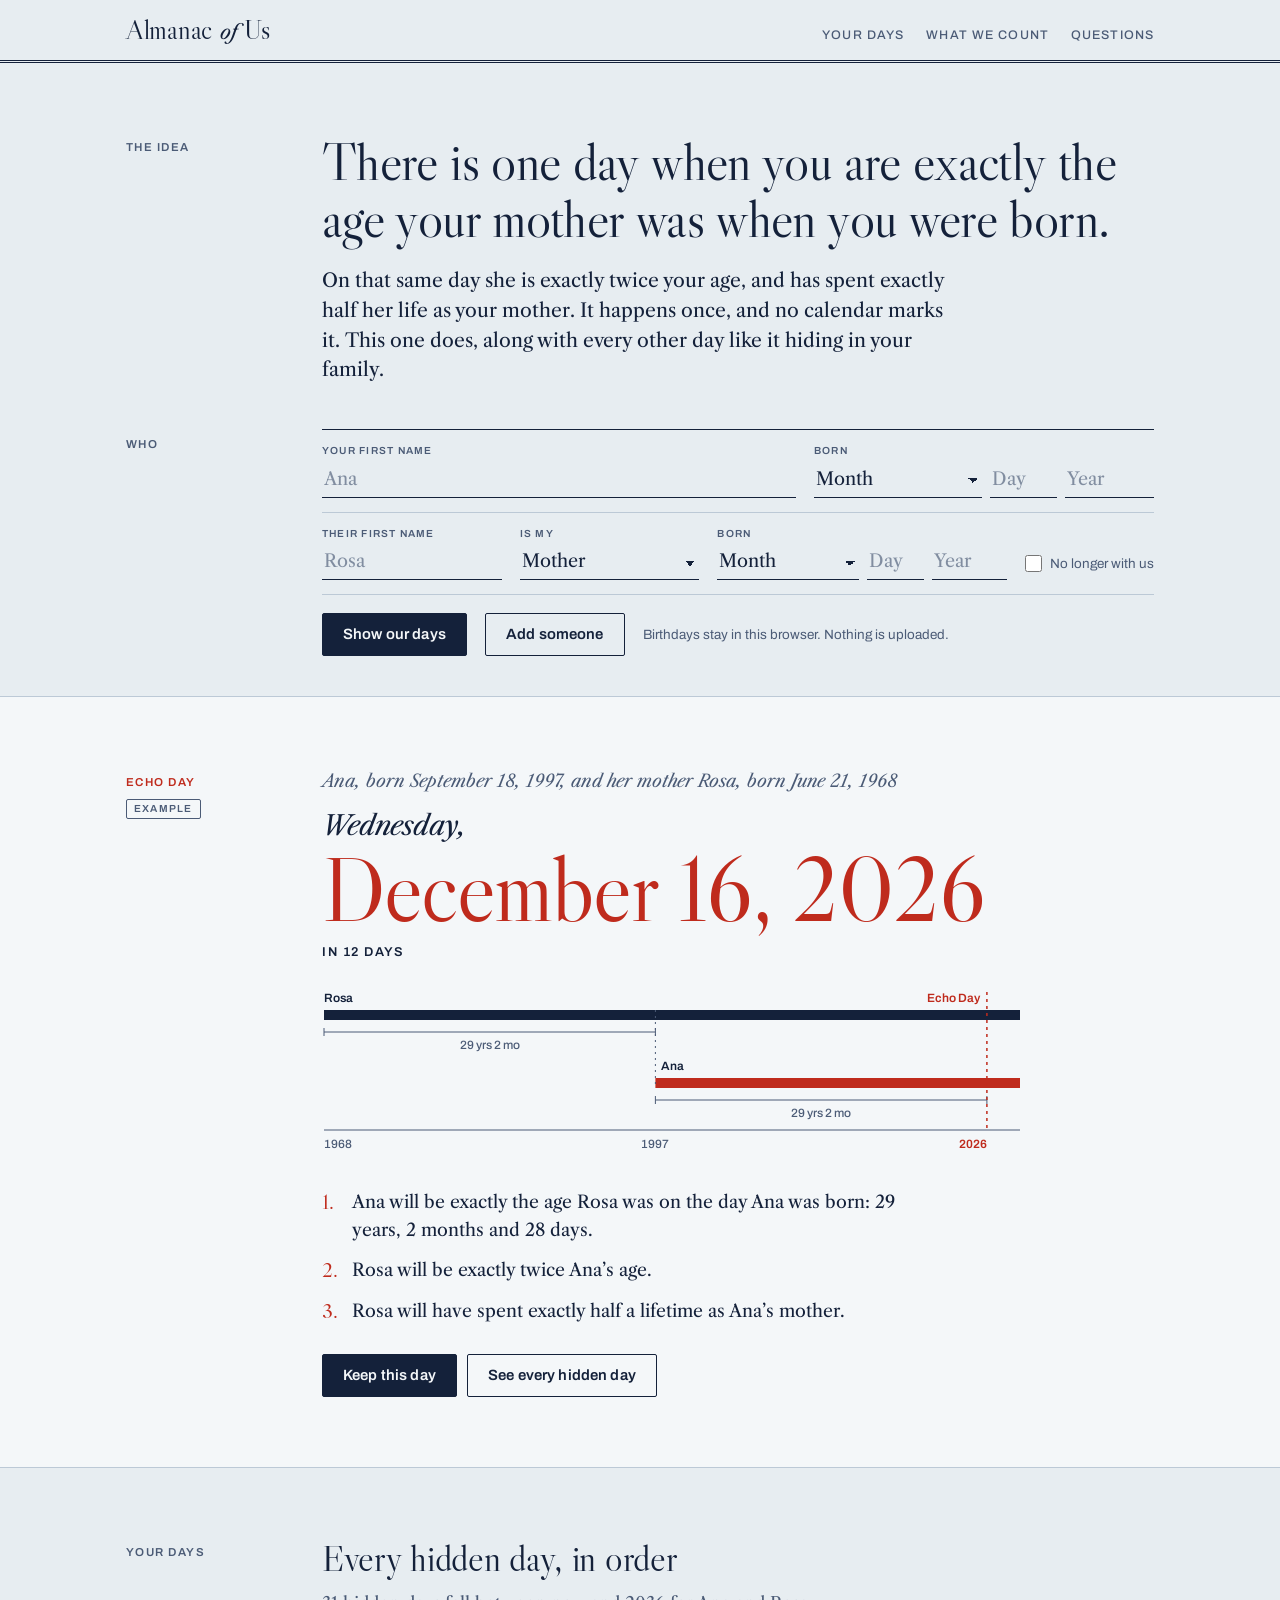
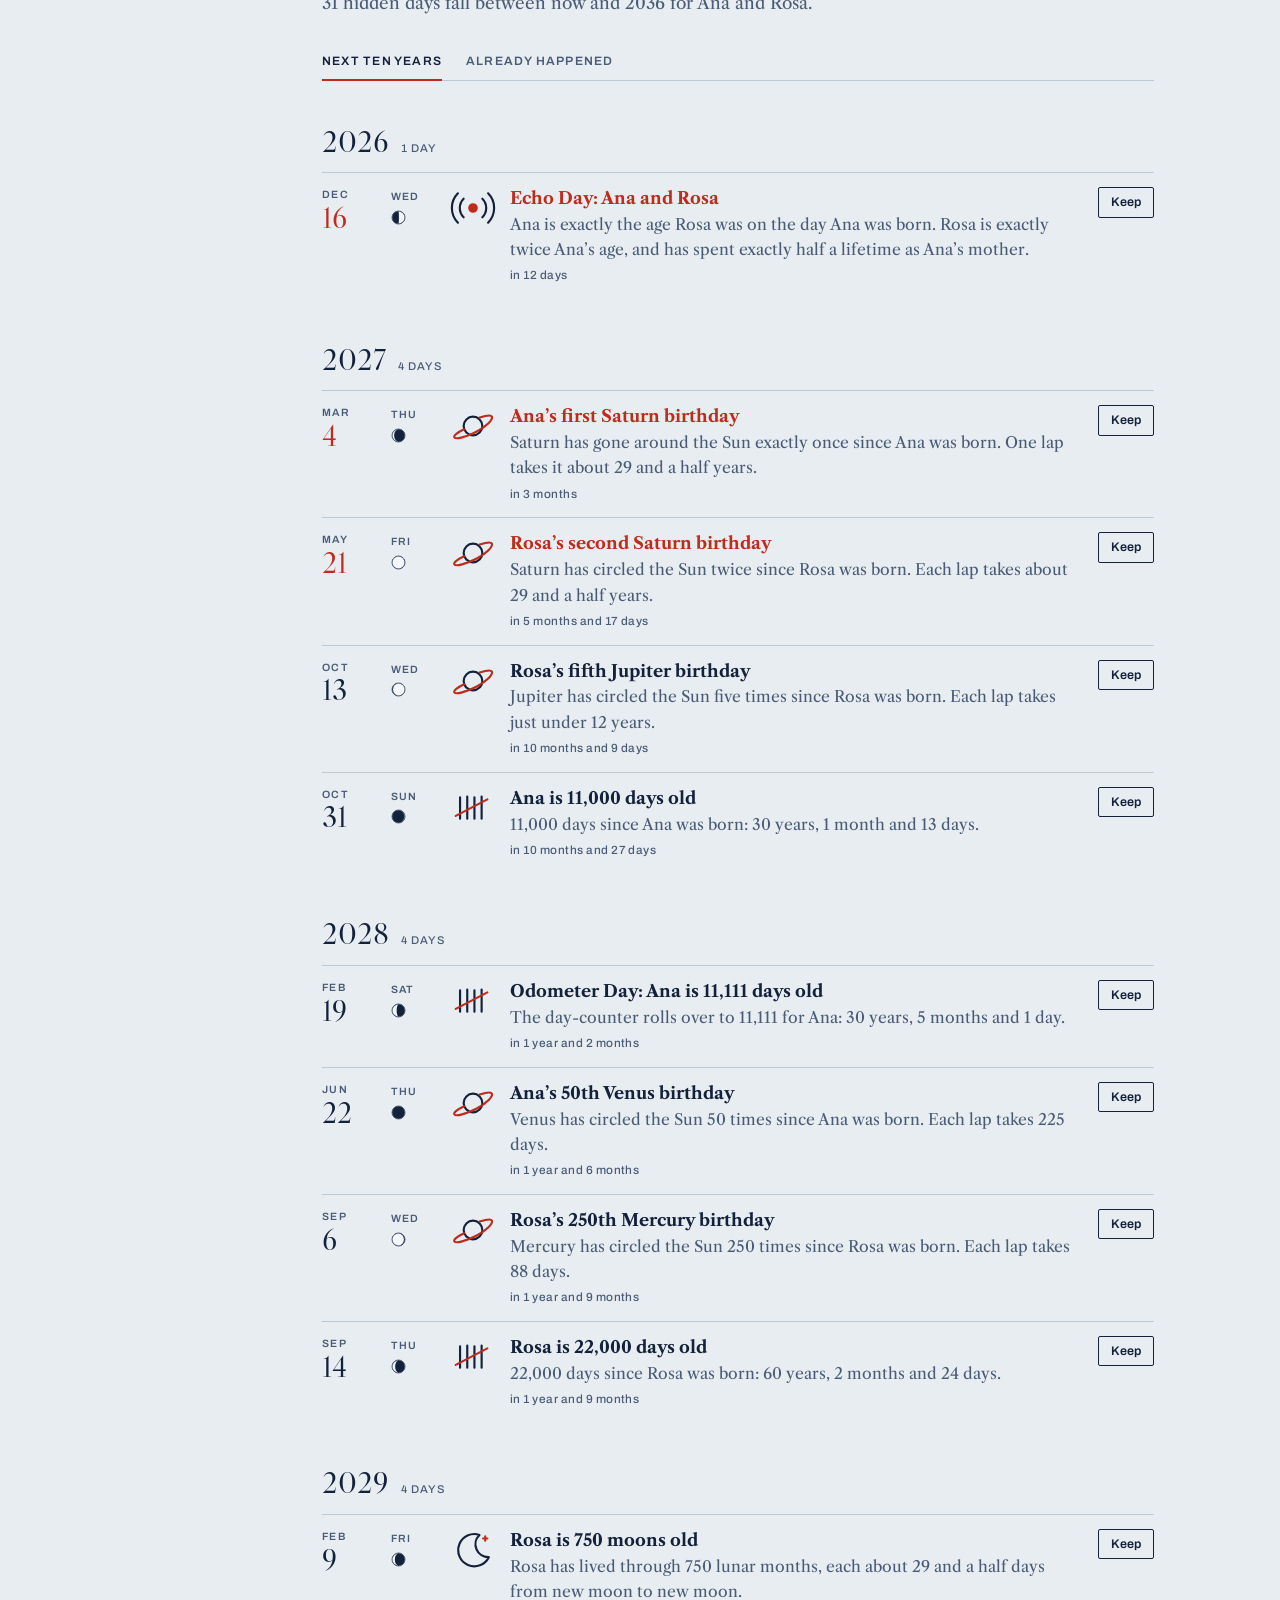
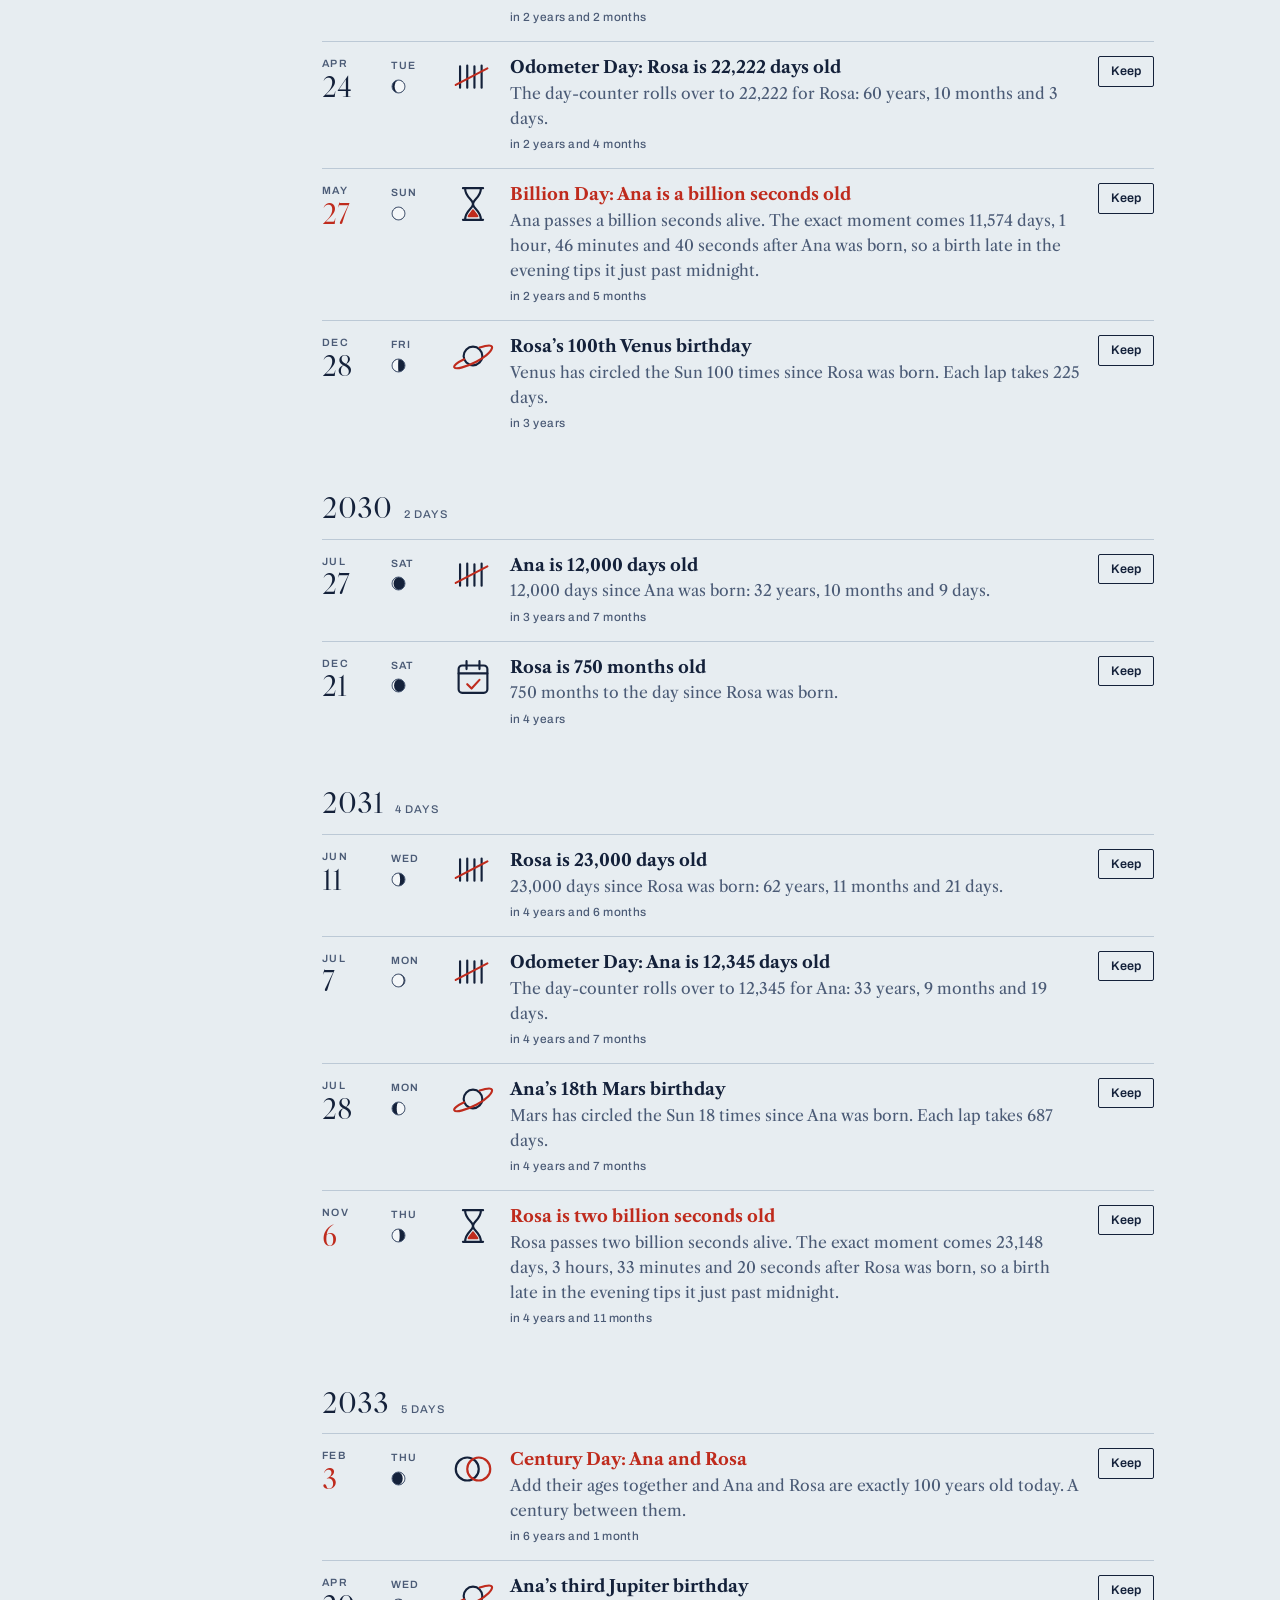
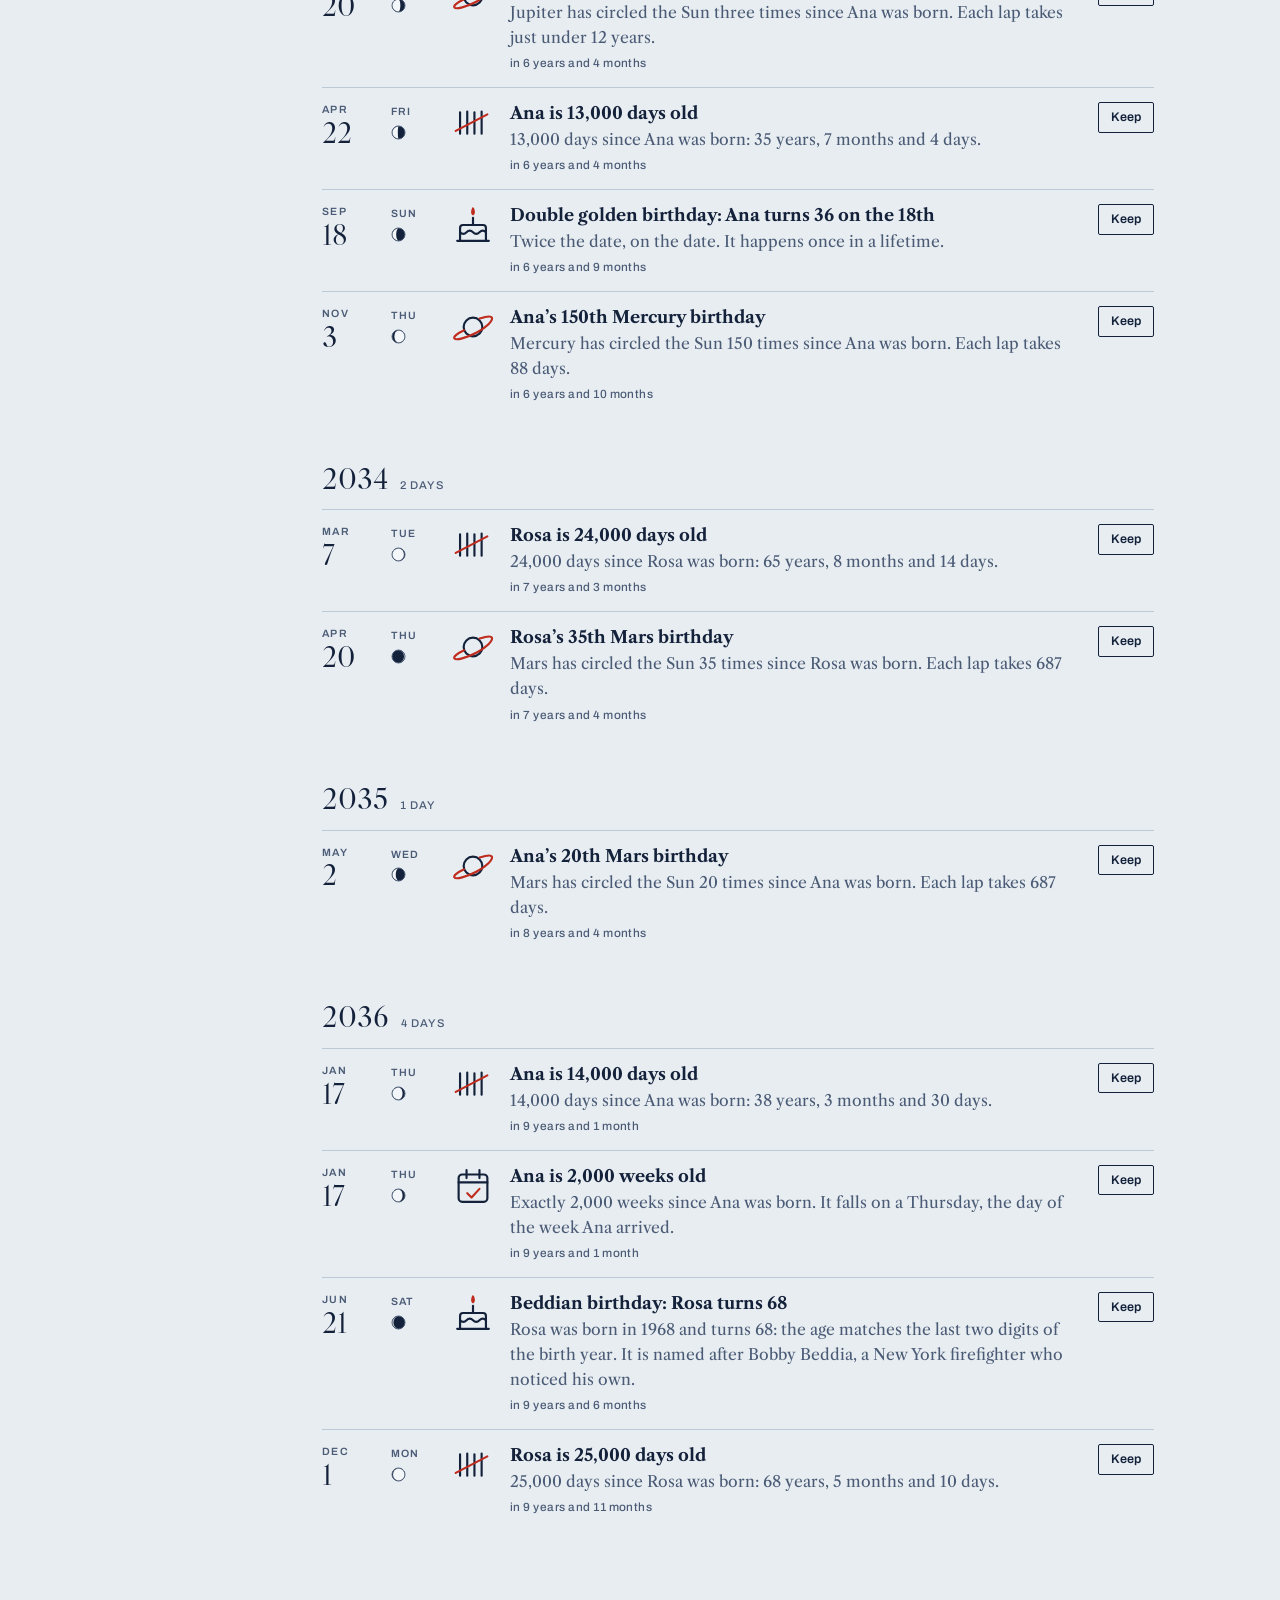
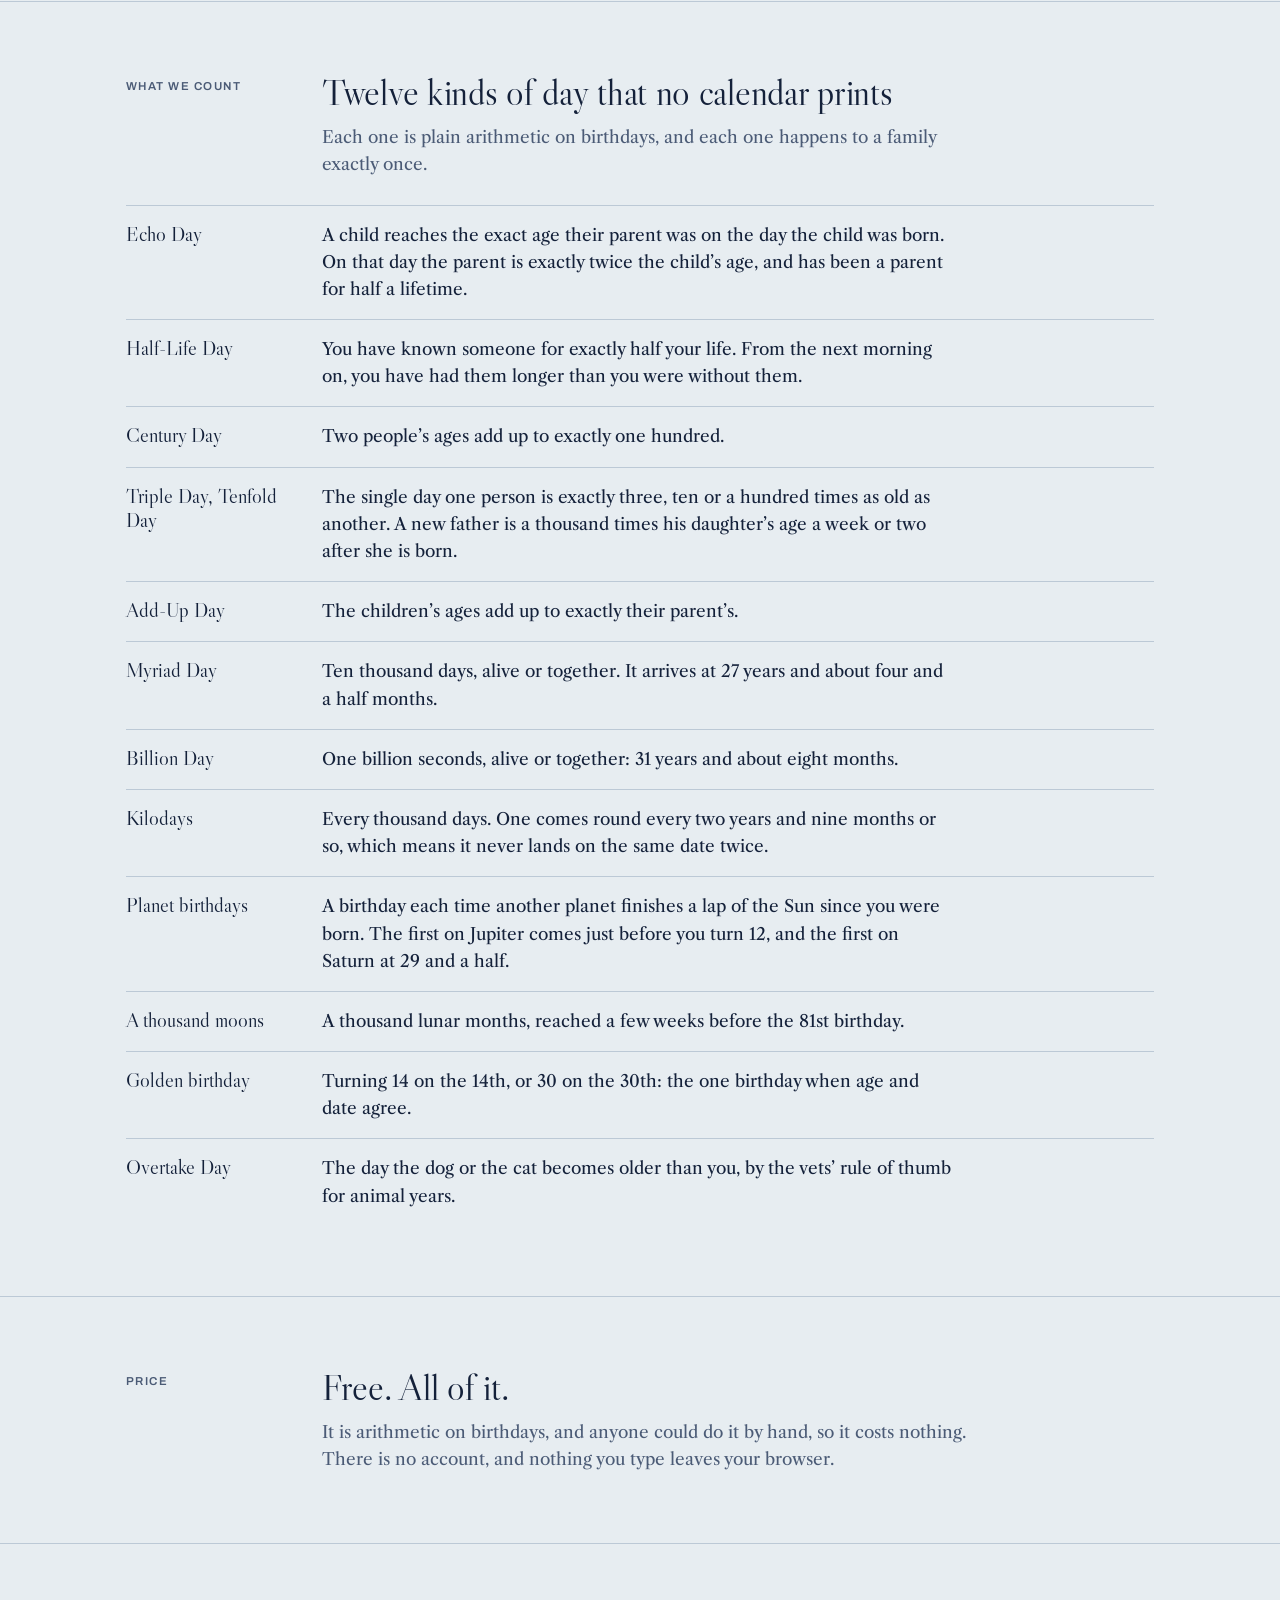
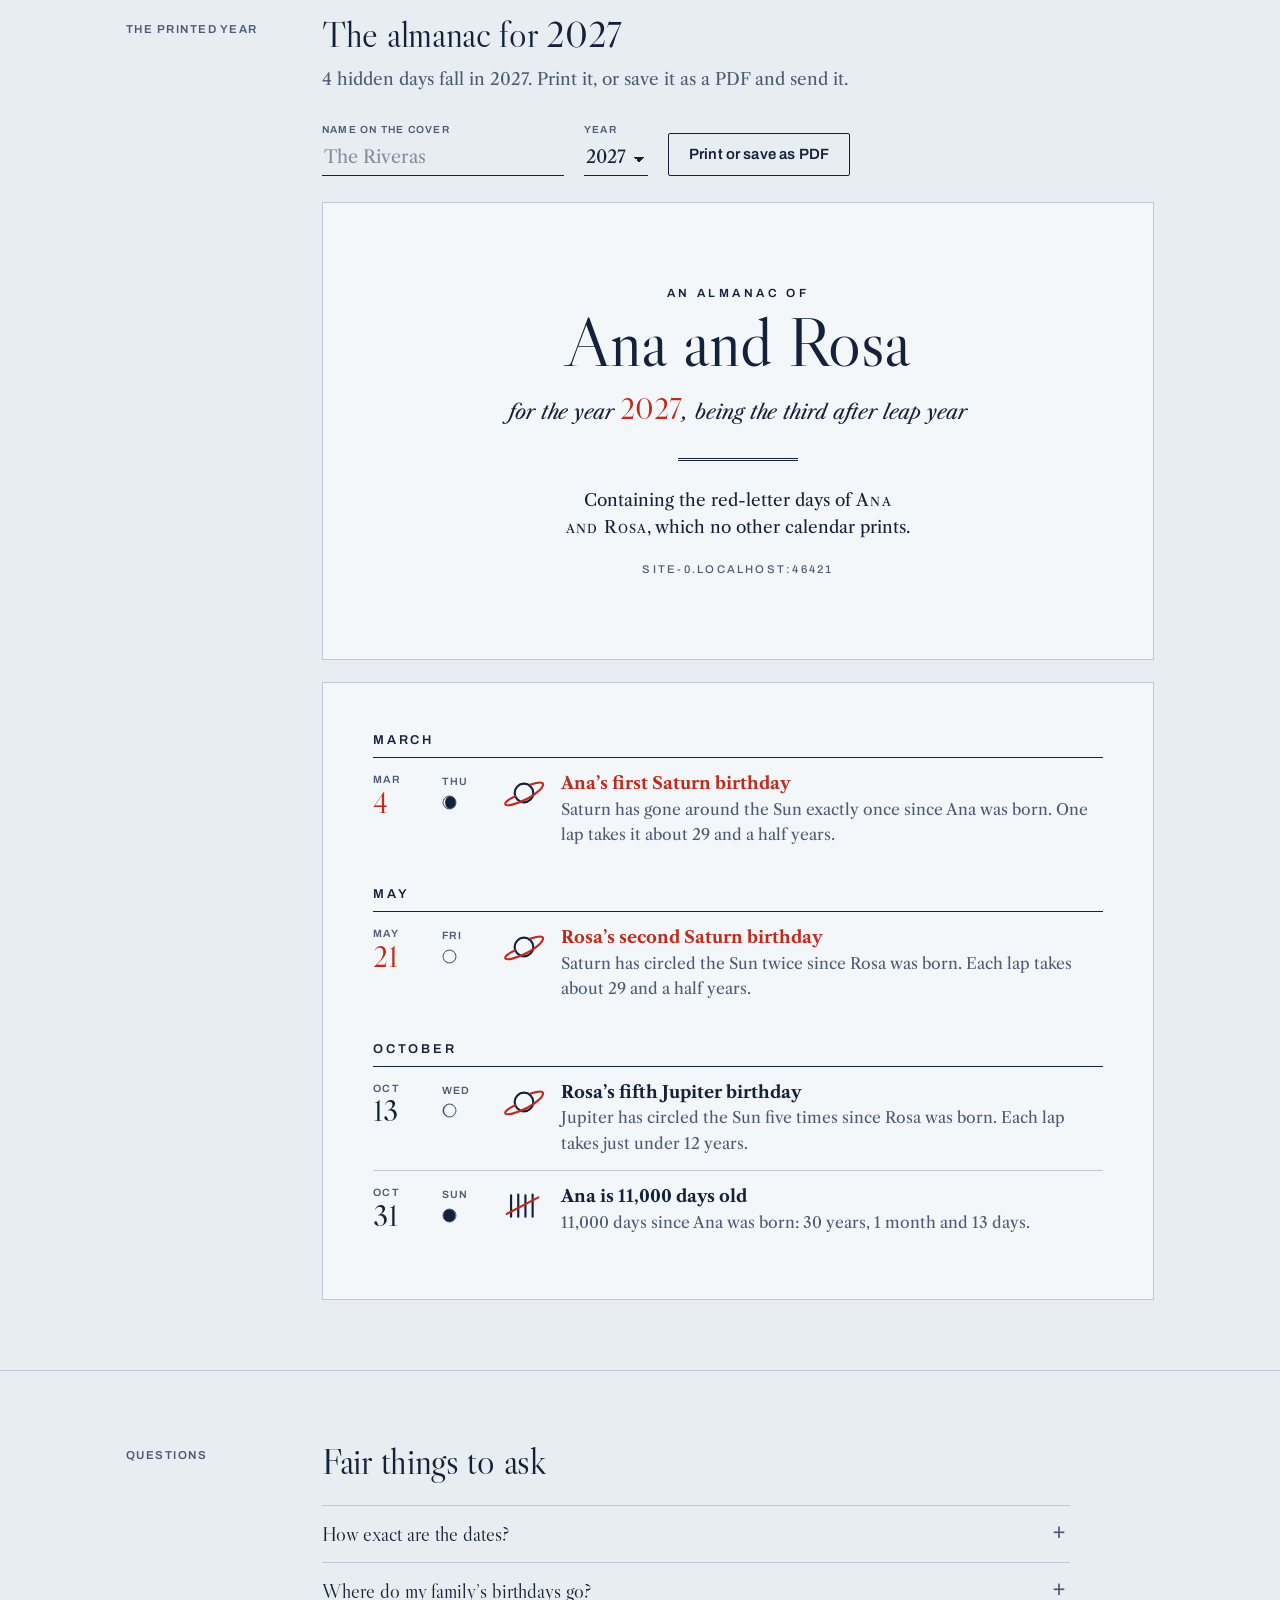
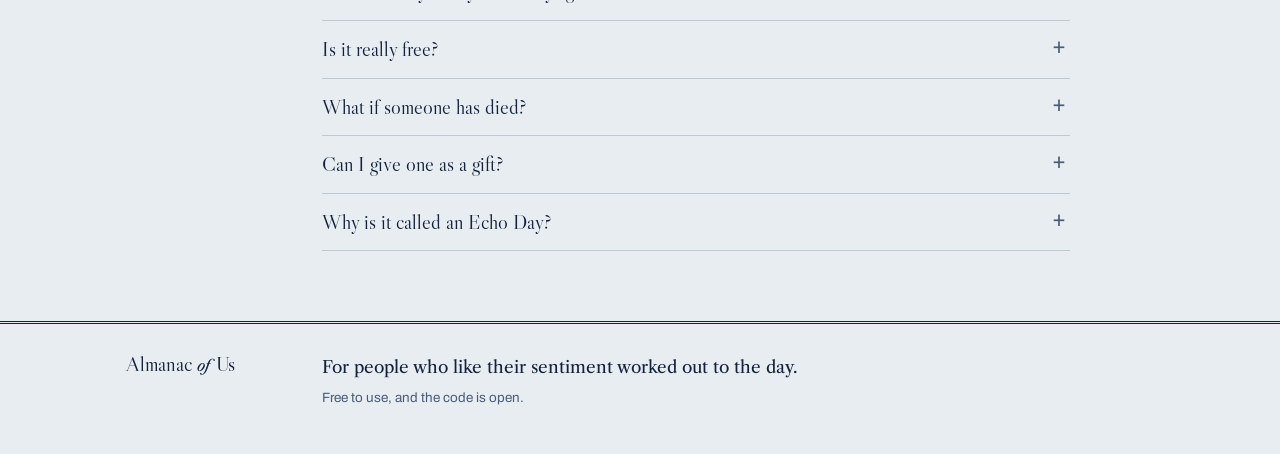
<file: index.html>
<!doctype html>
<html lang="en">
<head>
<meta charset="utf-8">
<meta name="viewport" content="width=device-width,initial-scale=1,viewport-fit=cover">
<title>Almanac of Us: find your Echo Day</title>
<meta name="description" content="There is one day when you are exactly the age your mother was when you were born. Find it, and every other hidden day in your family.">
<meta property="og:title" content="Almanac of Us">
<meta property="og:description" content="There is one day when you are exactly the age your mother was when you were born. Find it, and every other hidden day in your family.">
<meta property="og:type" content="website">
<meta name="twitter:card" content="summary">
<link rel="icon" href="data:image/svg+xml,%3Csvg xmlns='http://www.w3.org/2000/svg' viewBox='0 0 32 32'%3E%3Crect width='32' height='32' fill='%2314213A'/%3E%3Ccircle cx='16' cy='16' r='9' fill='none' stroke='%23F4F7F9' stroke-width='2'/%3E%3Cpath d='M16 7a9 9 0 0 1 0 18z' fill='%23BF2B1D'/%3E%3C/svg%3E">
<link rel="preconnect" href="https://fonts.googleapis.com">
<link rel="preconnect" href="https://fonts.gstatic.com" crossorigin>
<link rel="stylesheet" href="https://fonts.googleapis.com/css2?family=Archivo:wght@400;500;600&family=Libre+Caslon+Display&family=Libre+Caslon+Text:ital,wght@0,400;0,700;1,400&display=swap">
<style>:root{color-scheme:light;padding-top:env(safe-area-inset-top,0px);padding-bottom:env(safe-area-inset-bottom,0px)}body{margin:0;font:14px system-ui,sans-serif}img{max-width:100%}[hidden]{display:none!important}</style>
<style>
/* Layout: an almanac page. A narrow margin column carries labels and dates, the entries run in
   the wide column beside it, and each is ruled off like a line in a ledger. Hidden days are
   red-letter days, so red is reserved for them and for nothing else. */
:root {
  --paper: #E7EDF1;
  --page: #F4F7F9;
  --ink: #14213A;
  --ink-soft: #4B5B76;
  --rule: #BCC9D6;
  --red: #BF2B1D;
  --sun: #E4A31A;
  --on-ink: #F4F7F9;
  --on-red: #FFF7F3;
  --veil: rgb(14 23 38 / .55);
  --moon-dark: #14213A;
  --moon-lit: #F4F7F9;
  --display: 'Libre Caslon Display', 'Libre Caslon Text', Georgia, 'Times New Roman', serif;
  --text: 'Libre Caslon Text', Georgia, 'Times New Roman', serif;
  --ui: 'Archivo', 'Helvetica Neue', Arial, sans-serif;
}
@media (prefers-color-scheme: dark) {
  :root:not([data-theme="light"]) {
    --paper: #0E1726; --page: #152236; --ink: #E6ECF4; --ink-soft: #9CADC4; --rule: #2C3C55;
    --red: #FF7D69; --sun: #F2BC4B; --on-ink: #0E1726; --on-red: #1A0B08; --veil: rgb(3 7 14 / .7);
    --moon-dark: #2C3C55; --moon-lit: #E6ECF4;
    color-scheme: dark;
  }
}
:root[data-theme="dark"] {
  --paper: #0E1726; --page: #152236; --ink: #E6ECF4; --ink-soft: #9CADC4; --rule: #2C3C55;
  --red: #FF7D69; --sun: #F2BC4B; --on-ink: #0E1726; --on-red: #1A0B08; --veil: rgb(3 7 14 / .7);
  --moon-dark: #2C3C55; --moon-lit: #E6ECF4;
  color-scheme: dark;
}

*, *::before, *::after { box-sizing: border-box; }
html { -webkit-text-size-adjust: 100%; }
body { margin: 0; background: var(--paper); color: var(--ink); font: 400 1.0625rem/1.6 var(--text); }
[hidden] { display: none !important; }
img, canvas, svg { max-width: 100%; }
h1, h2, h3, p, dl, dd, ol, ul, fieldset, figure { margin: 0; padding: 0; }
fieldset { border: 0; min-width: 0; }
a { color: inherit; }
:focus-visible { outline: 2px solid var(--ink); outline-offset: 3px; }

.wrap { max-width: 1060px; margin-inline: auto; padding-left: max(16px, env(safe-area-inset-left, 0px)); padding-right: max(16px, env(safe-area-inset-right, 0px)); }
.grid { display: grid; grid-template-columns: 156px minmax(0, 1fr); column-gap: 40px; }
.col { min-width: 0; }
.sr { position: absolute; width: 1px; height: 1px; overflow: hidden; clip-path: inset(50%); white-space: nowrap; }
.skip { position: absolute; left: 16px; top: -60px; background: var(--ink); color: var(--on-ink); padding: 10px 14px; font: 600 .9rem var(--ui); z-index: 40; }
.skip:focus { top: 8px; }

/* type */
h1, h2, h3 { font-family: var(--display); font-weight: 400; text-wrap: balance; }
h1 { font-size: clamp(2rem, 4.4vw, 3.3rem); line-height: 1.08; letter-spacing: -.012em; max-width: 19em; }
h2 { font-size: clamp(1.6rem, 3vw, 2.3rem); line-height: 1.14; letter-spacing: -.008em; max-width: 22em; }
h3 { font-size: 1.45rem; line-height: 1.2; }
.lede { font-size: 1.2rem; line-height: 1.55; max-width: 33em; margin-top: 1em; }
.sub { color: var(--ink-soft); max-width: 38em; margin-top: .6em; }
.eyebrow { font: 600 .72rem/1.5 var(--ui); letter-spacing: .13em; text-transform: uppercase; color: var(--ink-soft); padding-top: .55em; }
.eyebrow.red { color: var(--red); }
.hint { font: 400 .84rem/1.5 var(--ui); color: var(--ink-soft); }
.select { user-select: all; }
.tag { display: inline-block; font: 600 .64rem/1 var(--ui); letter-spacing: .12em; text-transform: uppercase; color: var(--ink-soft); border: 1px solid var(--ink-soft); border-radius: 2px; padding: 4px 7px; margin-top: 8px; }

/* masthead */
.notice { background: var(--ink); color: var(--on-ink); font: 400 .82rem/1.45 var(--ui); padding-block: 8px; }
.notice.gift { background: var(--red); color: var(--on-red); }
.mast { border-bottom: 3px double var(--ink); }
.mast-in { display: flex; flex-wrap: wrap; align-items: baseline; justify-content: space-between; gap: 6px 28px; padding-block: 16px 12px; }
.wordmark { font-family: var(--display); font-size: 1.7rem; line-height: 1; text-decoration: none; letter-spacing: -.01em; }
.wordmark i { font: italic 400 .72em var(--text); padding-inline: .06em; }
.wordmark.small { font-size: 1.3rem; padding-top: 0; }
.mast-nav { display: flex; flex-wrap: wrap; gap: 4px 22px; }
.mast-nav a { font: 500 .78rem/2 var(--ui); letter-spacing: .09em; text-transform: uppercase; text-decoration: none; color: var(--ink-soft); }
.mast-nav a:hover { color: var(--ink); text-decoration: underline; text-underline-offset: 4px; }

/* bands */
.band { padding-block: clamp(36px, 6vw, 70px); border-top: 1px solid var(--rule); }
.band.hero { border-top: 0; padding-bottom: clamp(24px, 4vw, 40px); }
.band.result { background: var(--page); }
.finder { margin-top: clamp(26px, 4vw, 44px); }

/* controls */
.btn { font: 600 .93rem/1 var(--ui); letter-spacing: .01em; padding: 13px 20px; border: 1.5px solid var(--ink); background: var(--ink); color: var(--on-ink); border-radius: 2px; cursor: pointer; }
.btn:hover { opacity: .88; }
.btn:active { transform: translateY(1px); }
.btn.ghost { background: transparent; color: var(--ink); }
.btn.red { background: var(--red); border-color: var(--red); color: var(--on-red); }
.btn[disabled] { opacity: .45; cursor: default; }
.link { font: inherit; color: inherit; background: none; border: 0; padding: 0; text-decoration: underline; text-underline-offset: 3px; cursor: pointer; }
.icon-btn { width: 36px; height: 36px; flex: none; background: none; border: 0; border-radius: 2px; color: var(--ink-soft); font: 400 1.5rem/1 var(--ui); cursor: pointer; }
.icon-btn:hover { color: var(--ink); }

.f { display: grid; gap: 3px; min-width: 0; }
.f > span { font: 600 .64rem/1.4 var(--ui); letter-spacing: .12em; text-transform: uppercase; color: var(--ink-soft); }
.f input[type="text"], .f select { width: 100%; font: 400 1.12rem/1.3 var(--text); color: var(--ink); background: transparent; border: 0; border-bottom: 1.5px solid var(--ink); border-radius: 0; padding: 6px 2px; }
.f input::placeholder { color: var(--ink-soft); opacity: .65; }
.f select { appearance: none; padding-right: 20px; background-image: linear-gradient(45deg, transparent 50%, var(--ink) 50%), linear-gradient(135deg, var(--ink) 50%, transparent 50%); background-position: calc(100% - 9px) 56%, calc(100% - 4px) 56%; background-size: 5px 5px; background-repeat: no-repeat; }
.f.inline { max-width: 15em; }
.triple { display: grid; grid-template-columns: minmax(6.4em, 1.5fr) minmax(2.9em, .6fr) minmax(4em, .8fr); gap: 8px; }

.row { display: flex; flex-wrap: wrap; align-items: end; gap: 12px 18px; padding-block: 14px; border-bottom: 1px solid var(--rule); }
.row:first-child { border-top: 1.5px solid var(--ink); }
.row .name { flex: 1 1 150px; }
.row .rel { flex: 1 1 150px; max-width: 220px; }
.row .when-born, .row .since { flex: 1 1 260px; max-width: 340px; }
.row .tail { flex: none; display: flex; align-items: center; gap: 6px; margin-left: auto; }
.row .gone { display: flex; align-items: center; gap: 8px; font: 400 .84rem var(--ui); color: var(--ink-soft); padding-block: 8px; }
.row .gone input { width: 17px; height: 17px; accent-color: var(--ink); margin: 0; }
.missed { font-size: .98rem; font-style: italic; color: var(--ink-soft); margin-top: .6em; max-width: 34em; }
.people-foot { display: flex; flex-wrap: wrap; align-items: center; gap: 12px 18px; margin-top: 18px; }
.form-error { margin-top: 14px; font: 500 .92rem/1.45 var(--ui); color: var(--red); }

/* the day */
.result-who { font-style: italic; color: var(--ink-soft); font-size: 1.1rem; }
.bigdate { font-family: var(--display); color: var(--red); font-size: clamp(2.5rem, 8.2vw, 5.7rem); line-height: .98; letter-spacing: -.016em; margin: .12em 0 .1em; text-wrap: balance; }
.bigdate .wd { display: block; font: italic 400 .3em/1.4 var(--text); color: var(--ink); letter-spacing: 0; }
.when { font: 600 .8rem/1.5 var(--ui); letter-spacing: .12em; text-transform: uppercase; }
.daytext { font-size: 1.15rem; max-width: 34em; margin-top: 1.1em; }
.truths { list-style: none; counter-reset: t; display: grid; gap: .7em; max-width: 35em; margin-top: 1.3em; }
.truths li { counter-increment: t; display: grid; grid-template-columns: 1.7em minmax(0, 1fr); font-size: 1.1rem; }
.truths li::before { content: counter(t) "."; font-family: var(--display); font-size: 1.2em; line-height: 1.35; color: var(--red); }
.actions { display: flex; flex-wrap: wrap; gap: 10px; margin-top: 1.7em; }
.lifelines { margin-top: 1.5em; max-width: 700px; }
.ll text { font: 500 12px var(--ui); fill: var(--ink-soft); }
.ll .nm { font-weight: 600; fill: var(--ink); }
.ll .mark { font-weight: 600; fill: var(--red); }
.ll .bar-e { fill: var(--ink); }
.ll .bar-y { fill: var(--red); }
.ll .span { stroke: var(--ink-soft); stroke-width: 1; fill: none; }
.ll .echo { stroke: var(--red); stroke-width: 1.5; stroke-dasharray: 3 4; }
.ll .born { stroke: var(--ink-soft); stroke-width: 1; stroke-dasharray: 2 4; }
.ll .dot { fill: var(--sun); stroke: var(--ink); stroke-width: 1.5; }
@media (prefers-reduced-motion: no-preference) {
  .result.fresh .bigdate { animation: rise .7s cubic-bezier(.2, .7, .2, 1) both; }
  .result.fresh .ll .bar-e, .result.fresh .ll .bar-y { transform-box: fill-box; transform-origin: left center; animation: grow 1s cubic-bezier(.3, .7, .2, 1) both; }
  .result.fresh .ll .bar-y { animation-delay: .25s; }
  html { scroll-behavior: smooth; }
}
@keyframes rise { from { opacity: 0; transform: translateY(12px); } }
@keyframes grow { from { transform: scaleX(0); } }

/* the list of days */
.tabs { display: flex; gap: 24px; border-bottom: 1px solid var(--rule); margin-top: 1.5em; }
.tabs button { font: 600 .76rem/1 var(--ui); letter-spacing: .1em; text-transform: uppercase; background: none; border: 0; border-bottom: 2px solid transparent; margin-bottom: -1px; padding: 12px 0; color: var(--ink-soft); cursor: pointer; }
.tabs button[aria-selected="true"] { color: var(--ink); border-bottom-color: var(--red); }
.year-head { display: flex; align-items: baseline; gap: 12px; font-family: var(--display); font-size: 1.9rem; line-height: 1; margin: 1.5em 0 .5em; }
.year-head small { font: 500 .7rem/1 var(--ui); letter-spacing: .1em; text-transform: uppercase; color: var(--ink-soft); }
.day { display: grid; grid-template-columns: 3.3rem 2.7rem minmax(0, 1fr) auto; column-gap: 16px; align-items: start; padding-block: 14px; border-top: 1px solid var(--rule); }
.day .md { display: grid; }
.day .mo, .day .wk { font: 600 .66rem/1.5 var(--ui); letter-spacing: .12em; text-transform: uppercase; color: var(--ink-soft); }
.day .dnum { font-family: var(--display); font-size: 1.85rem; line-height: 1; font-variant-numeric: lining-nums; }
.day .sky { display: grid; gap: 5px; justify-items: start; padding-top: 2px; }
.day .body { display: flex; gap: 14px; align-items: flex-start; min-width: 0; }
.day .words { min-width: 0; }
.sk { flex: none; margin-top: -2px; fill: none; stroke: var(--ink); stroke-width: 1.5; stroke-linecap: round; stroke-linejoin: round; }
.sk .a { stroke: var(--red); }
.sk .a.fill { fill: var(--red); }
.day .title { font-weight: 700; line-height: 1.35; }
.day .text { font-size: .98rem; color: var(--ink-soft); margin-top: 2px; max-width: 40em; }
.day .away { font: 500 .74rem/1.6 var(--ui); letter-spacing: .04em; color: var(--ink-soft); margin-top: 4px; }
.day.red .dnum, .day.red .title { color: var(--red); }
.day .btn { padding: 8px 12px; font-size: .78rem; }
.moon .disc { fill: var(--moon-dark); stroke: var(--ink-soft); stroke-width: 1; }
.moon .lit { fill: var(--moon-lit); }
.empty { padding: 26px 0; color: var(--ink-soft); border-top: 1px solid var(--rule); }
.locked { border-top: 1px solid var(--rule); padding-top: 6px; }
.faux { display: grid; grid-template-columns: 3.3rem minmax(0, 1fr); column-gap: 16px; padding-block: 14px; border-bottom: 1px solid var(--rule); opacity: .55; }
.faux i { display: block; height: 12px; border-radius: 2px; background: var(--rule); }
.faux i + i { margin-top: 9px; }
.faux div i:first-child { width: 58%; }
.faux div i:last-child { width: 86%; }
.faux:nth-child(2) div i:first-child { width: 44%; }
.faux:nth-child(2) div i:last-child { width: 74%; }
a.btn { display: inline-block; text-decoration: none; }
.lock-cta { margin-top: 22px; border: 1.5px solid var(--ink); background: var(--page); padding: clamp(18px, 3vw, 28px); display: grid; gap: 14px; justify-items: start; }
.lock-cta p { max-width: 36em; }
.lock-cta .count { font-family: var(--display); font-size: clamp(1.4rem, 2.6vw, 1.9rem); line-height: 1.2; }

/* what we count */
.catalog { margin-top: 26px; }
.entry { padding-block: 16px; border-top: 1px solid var(--rule); align-items: baseline; }
.entry dt { font-family: var(--display); font-size: 1.28rem; line-height: 1.2; }
.entry dd { max-width: 37em; }

/* price */
.gets { list-style: none; display: grid; gap: .85em; max-width: 37em; margin-top: 1.5em; }
.gets li { position: relative; padding-left: 1.5em; }
.gets li::before { content: ""; position: absolute; left: 0; top: .62em; width: .58em; height: .58em; border-radius: 50%; background: var(--red); }
.buy, .owned-actions, .edition-tools { display: flex; flex-wrap: wrap; align-items: center; gap: 14px 20px; margin-top: 1.7em; }
.buy .hint { flex-basis: 100%; }
.owned { margin-top: 30px; }
.owned-actions { margin-top: 0; }
.owned .hint { margin-top: 12px; max-width: 40em; }
.edition-tools { align-items: end; }

/* the printed year */
.pages { display: grid; gap: 22px; margin-top: 26px; }
.leaf { background: var(--page); border: 1px solid var(--rule); padding: clamp(22px, 5vw, 50px); }
.cover { text-align: center; display: grid; gap: .5em; justify-items: center; padding-block: clamp(34px, 8vw, 84px); }
.cover .an { font: 600 .74rem var(--ui); letter-spacing: .3em; text-transform: uppercase; }
.cover .ttl { font-family: var(--display); font-size: clamp(2.2rem, 7vw, 4.3rem); line-height: 1; letter-spacing: -.01em; text-wrap: balance; }
.cover .yr { font-size: 1.25rem; font-style: italic; }
.cover .yr b { font-style: normal; font-weight: 400; font-family: var(--display); font-size: 1.5em; color: var(--red); }
.cover .rule { width: 120px; border-top: 3px double var(--ink); margin-block: 1em; }
.cover .of { max-width: 26em; text-wrap: balance; }
.cover .of b { font-weight: 400; font-variant-caps: small-caps; letter-spacing: .06em; }
.cover .by { font: 500 .7rem var(--ui); letter-spacing: .2em; text-transform: uppercase; color: var(--ink-soft); margin-top: 1.2em; }
.month-head { font: 600 .8rem var(--ui); letter-spacing: .22em; text-transform: uppercase; padding-bottom: 10px; border-bottom: 1.5px solid var(--ink); }
.month-head + .day { border-top: 0; }
.day + .month-head { margin-top: 26px; }
.leaf .day { grid-template-columns: 3.3rem 2.7rem minmax(0, 1fr); }
.leaf-note { color: var(--ink-soft); font-style: italic; }
.day + .leaf-note { margin-top: 18px; padding-top: 14px; border-top: 1px solid var(--rule); }

/* questions */
.faq { margin-top: 22px; border-bottom: 1px solid var(--rule); max-width: 44em; }
.faq details { border-top: 1px solid var(--rule); }
.faq summary { list-style: none; cursor: pointer; font-family: var(--display); font-size: 1.28rem; line-height: 1.3; padding: 15px 34px 15px 0; position: relative; }
.faq summary::-webkit-details-marker { display: none; }
.faq summary::after { content: "+"; position: absolute; right: 4px; top: 12px; font: 400 1.4rem var(--ui); color: var(--ink-soft); }
.faq details[open] summary::after { content: "\2013"; }
.faq p { padding: 0 0 18px; max-width: 38em; }

.foot { border-top: 3px double var(--ink); padding-block: 30px 46px; }
.foot .col { display: grid; gap: 6px; }

/* sheet and toast */
.sheet { border: 1.5px solid var(--ink); border-radius: 2px; background: var(--page); color: var(--ink); padding: 0; width: min(560px, calc(100vw - 32px)); max-height: calc(100% - 40px); }
.sheet::backdrop { background: var(--veil); }
.sheet-in { padding: 22px; display: grid; gap: 16px; }
.sheet-head { display: flex; align-items: start; justify-content: space-between; gap: 12px; }
.sheet-head .icon-btn { margin: -6px -8px 0 0; }
#sheetBody { display: grid; gap: 14px; min-width: 0; }
.card { display: block; width: 100%; max-width: 300px; height: auto; margin-inline: auto; border: 1px solid var(--rule); }
.note { width: 100%; min-height: 168px; resize: vertical; font: 400 1rem/1.55 var(--text); color: var(--ink); background: var(--paper); border: 1px solid var(--rule); border-radius: 2px; padding: 12px; }
.linkbox { width: 100%; font: 400 .8rem/1.4 ui-monospace, Menlo, Consolas, monospace; color: var(--ink); background: var(--paper); border: 1px solid var(--rule); border-radius: 2px; padding: 10px; }
.order { display: grid; grid-template-columns: minmax(0, 1fr) auto; gap: 8px 16px; padding-block: 12px; border-block: 1px solid var(--rule); }
.order dd { text-align: right; font-variant-numeric: tabular-nums; }
.order .total { font-weight: 700; }
.sheet-actions { display: flex; flex-wrap: wrap; gap: 10px; }
.toast { position: fixed; left: 50%; transform: translateX(-50%); bottom: calc(18px + env(safe-area-inset-bottom, 0px)); z-index: 50; background: var(--ink); color: var(--on-ink); font: 500 .88rem/1.4 var(--ui); padding: 10px 16px; border-radius: 2px; max-width: calc(100vw - 32px); }

@media (max-width: 760px) {
  .grid { grid-template-columns: minmax(0, 1fr); row-gap: 6px; }
  .eyebrow { padding-top: 0; }
  .mast-nav { gap: 2px 16px; }
  .day { grid-template-columns: 3rem minmax(0, 1fr) auto; grid-template-rows: auto 1fr; column-gap: 12px; }
  .day .sky { grid-column: 1; grid-row: 2; grid-auto-flow: column; align-items: center; gap: 6px; padding-top: 6px; }
  .day .body { grid-column: 2; grid-row: 1 / span 2; }
  .day > .btn { grid-column: 3; grid-row: 1; }
  .leaf .day { grid-template-columns: 3rem minmax(0, 1fr); }
  .entry dt { font-size: 1.2rem; }
  .row .when-born, .row .since, .row .rel { max-width: none; }
}

@media print {
  :root { --paper: #fff; --page: #fff; --ink: #111; --ink-soft: #444; --rule: #bbb; --red: #a3180c; }
  body { background: #fff; font-size: 11.5pt; }
  .no-print, .mast, .notice, .foot, .skip, .toast, .sheet, main > .band:not(.edition-band) { display: none !important; }
  .edition-band { border: 0; padding: 0; }
  .wrap { max-width: none; padding: 0; }
  .grid { display: block; }
  .pages { display: block; margin: 0; }
  .leaf { border: 0; padding: 0 0 18pt; break-inside: avoid; }
  .cover { break-after: page; padding-block: 30vh 0; }
}
</style>
</head>
<body>
<a class="skip" href="#finder">Skip to the finder</a>

<div class="notice" id="previewBar" hidden>
  <div class="wrap"><strong>Preview build.</strong> Checkout is simulated here: no card is asked for and nothing is charged.</div>
</div>
<div class="notice gift" id="giftBar" hidden>
  <div class="wrap"><span id="giftBarText"></span> <button type="button" class="link" id="giftOwn">Start your own</button></div>
</div>

<header class="mast">
  <div class="wrap mast-in">
    <a class="wordmark" href="#top" aria-label="Almanac of Us, top of page">Almanac <i>of</i> Us</a>
    <nav class="mast-nav" aria-label="Sections">
      <a href="#almanac">Your days</a>
      <a href="#days">What we count</a>
      <a href="#price" class="paid-only">Price</a>
      <a href="#questions">Questions</a>
    </nav>
  </div>
</header>

<main id="top">

  <section class="band hero" id="finder" aria-labelledby="thesis">
    <div class="wrap grid">
      <p class="gutter eyebrow">The idea</p>
      <div class="col">
        <h1 id="thesis">There is one day when you are exactly the age your mother was when you were born.</h1>
        <p class="lede">On that same day she is exactly twice your age, and has spent exactly half her life as your mother. It happens once, and no calendar marks it. This one does, along with every other day like it hiding in your family.</p>
      </div>
    </div>
    <div class="wrap grid finder">
      <p class="gutter eyebrow" id="whoLabel">Who</p>
      <form class="col people" id="people" novalidate aria-labelledby="whoLabel">
        <div id="rows"></div>
        <div class="people-foot">
          <button type="submit" class="btn" id="findBtn">Show our days</button>
          <button type="button" class="btn ghost" id="addPerson">Add someone</button>
          <p class="hint">Birthdays stay in this browser. Nothing is uploaded.</p>
        </div>
        <p class="form-error" id="formError" role="alert" hidden></p>
      </form>
    </div>
  </section>

  <section class="band result" id="result" aria-live="polite" aria-label="Your day"></section>

  <section class="band" id="almanac" aria-labelledby="almanacH">
    <div class="wrap grid">
      <p class="gutter eyebrow">Your days</p>
      <div class="col">
        <h2 id="almanacH">Every hidden day, in order</h2>
        <p class="sub" id="almanacSub"></p>
        <div class="tabs" role="tablist" aria-label="Which days to show">
          <button type="button" role="tab" id="tabNext" aria-controls="timeline" aria-selected="true">Next ten years</button>
          <button type="button" role="tab" id="tabPast" aria-controls="timeline" aria-selected="false">Already happened</button>
        </div>
        <div id="timeline" role="tabpanel" aria-labelledby="tabNext"></div>
      </div>
    </div>
  </section>

  <section class="band" id="days" aria-labelledby="daysH">
    <div class="wrap grid">
      <p class="gutter eyebrow">What we count</p>
      <div class="col">
        <h2 id="daysH">Twelve kinds of day that no calendar prints</h2>
        <p class="sub">Each one is plain arithmetic on birthdays, and each one happens to a family exactly once.</p>
      </div>
    </div>
    <dl class="wrap catalog">
      <div class="grid entry"><dt class="gutter">Echo Day</dt><dd class="col">A child reaches the exact age their parent was on the day the child was born. On that day the parent is exactly twice the child&rsquo;s age, and has been a parent for half a lifetime.</dd></div>
      <div class="grid entry"><dt class="gutter">Half-Life Day</dt><dd class="col">You have known someone for exactly half your life. From the next morning on, you have had them longer than you were without them.</dd></div>
      <div class="grid entry"><dt class="gutter">Century Day</dt><dd class="col">Two people&rsquo;s ages add up to exactly one hundred.</dd></div>
      <div class="grid entry"><dt class="gutter">Triple Day, Tenfold Day</dt><dd class="col">The single day one person is exactly three, ten or a hundred times as old as another. A new father is a thousand times his daughter&rsquo;s age a week or two after she is born.</dd></div>
      <div class="grid entry"><dt class="gutter">Add-Up Day</dt><dd class="col">The children&rsquo;s ages add up to exactly their parent&rsquo;s.</dd></div>
      <div class="grid entry"><dt class="gutter">Myriad Day</dt><dd class="col">Ten thousand days, alive or together. It arrives at 27 years and about four and a half months.</dd></div>
      <div class="grid entry"><dt class="gutter">Billion Day</dt><dd class="col">One billion seconds, alive or together: 31 years and about eight months.</dd></div>
      <div class="grid entry"><dt class="gutter">Kilodays</dt><dd class="col">Every thousand days. One comes round every two years and nine months or so, which means it never lands on the same date twice.</dd></div>
      <div class="grid entry"><dt class="gutter">Planet birthdays</dt><dd class="col">A birthday each time another planet finishes a lap of the Sun since you were born. The first on Jupiter comes just before you turn 12, and the first on Saturn at 29 and a half.</dd></div>
      <div class="grid entry"><dt class="gutter">A thousand moons</dt><dd class="col">A thousand lunar months, reached a few weeks before the 81st birthday.</dd></div>
      <div class="grid entry"><dt class="gutter">Golden birthday</dt><dd class="col">Turning 14 on the 14th, or 30 on the 30th: the one birthday when age and date agree.</dd></div>
      <div class="grid entry"><dt class="gutter">Overtake Day</dt><dd class="col">The day the dog or the cat becomes older than you, by the vets&rsquo; rule of thumb for animal years.</dd></div>
    </dl>
  </section>

  <section class="band" id="price" aria-labelledby="priceH">
    <div class="wrap grid free-only">
      <p class="gutter eyebrow">Price</p>
      <div class="col">
        <h2>Free. All of it.</h2>
        <p class="sub">It is arithmetic on birthdays, and anyone could do it by hand, so it costs nothing. There is no account, and nothing you type leaves your browser.</p>
      </div>
    </div>
    <div class="wrap grid paid-only">
      <p class="gutter eyebrow">Price</p>
      <div class="col">
        <h2 id="priceH">The first days are free. The whole almanac is <span id="priceInline">$12</span>, once.</h2>
        <ul class="gets">
          <li><b>Every hidden day</b> for up to twelve people and pets: all the ones you have already had, and the next ten years of them.</li>
          <li><b>A private calendar link</b> for Apple, Google and Outlook. Each day arrives on your phone by itself, with a week&rsquo;s notice before the big ones.</li>
          <li><b>A printable almanac</b> for the coming year, with your family&rsquo;s name on the cover.</li>
          <li><b>A link to give it away.</b> Build an almanac for someone else&rsquo;s family and send it. They open it without paying or signing up.</li>
          <li><b>No subscription and no account.</b> If it isn&rsquo;t for you, ask within 14 days and the money comes back.</li>
        </ul>
        <div class="buy">
          <button type="button" class="btn red" id="unlockBtn">Unlock the whole almanac</button>
          <button type="button" class="link" id="restoreBtn" hidden>I already have a key</button>
          <p class="hint" id="unlockState"></p>
        </div>
      </div>
    </div>
    <div class="wrap grid owned" id="owned" hidden>
      <p class="gutter eyebrow">Yours</p>
      <div class="col">
        <div class="owned-actions">
          <button type="button" class="btn" id="calBtn">Put it in my calendar</button>
          <button type="button" class="btn ghost" id="giftBtn">Get a link to send it</button>
        </div>
        <p class="hint" id="ownedHint"></p>
      </div>
    </div>
  </section>

  <section class="band edition-band" id="edition" aria-labelledby="editionH">
    <div class="wrap grid no-print">
      <p class="gutter eyebrow">The printed year</p>
      <div class="col">
        <h2 id="editionH">The almanac for <span id="editionYearText"></span></h2>
        <p class="sub" id="editionSub"></p>
        <div class="edition-tools">
          <label class="f inline"><span>Name on the cover</span><input type="text" id="coverTitle" maxlength="40" placeholder="The Riveras" autocomplete="off"></label>
          <label class="f inline"><span>Year</span><select id="editionYear"></select></label>
          <button type="button" class="btn ghost" id="printBtn" hidden>Print or save as PDF</button>
        </div>
      </div>
    </div>
    <div class="wrap grid">
      <p class="gutter no-print"></p>
      <div class="col"><div class="pages" id="pages"></div></div>
    </div>
  </section>

  <section class="band" id="questions" aria-labelledby="questionsH">
    <div class="wrap grid">
      <p class="gutter eyebrow">Questions</p>
      <div class="col">
        <h2 id="questionsH">Fair things to ask</h2>
        <div class="faq">
          <details><summary>How exact are the dates?</summary><p>Exact to the day. Ages are counted in whole days from each birthday, the way a calendar counts them. The few days that depend on the hour of birth, such as a billionth second, say so beside the date.</p></details>
          <details class="free-only"><summary>Where do my family&rsquo;s birthdays go?</summary><p>Nowhere. Everything is worked out inside your browser and there is no server behind this page. If you make a link to send, the names and dates are written into that link, so only share it with the people it is for.</p></details>
          <details class="free-only"><summary>Is it really free?</summary><p>Yes. No payment, no account, no ads. The code is open for anyone to read or reuse.</p></details>
          <details class="paid-only"><summary>Where do my family&rsquo;s birthdays go?</summary><p>Nowhere. Everything on this page is worked out inside your browser. If you buy the almanac and switch on the calendar link, the names and dates are encrypted into the link itself and our server forgets them. There is no database of families to lose.</p></details>
          <details><summary>What if someone has died?</summary><p>Tick &ldquo;no longer with us&rdquo; beside their name. The almanac stops counting their days and keeps only the ones that are about you, such as the day you reach the age your father was when you were born.</p></details>
          <details><summary>Can I give one as a gift?</summary><p>Yes. Build the almanac for their family, then send the link or print the year&rsquo;s edition. They open it without signing up for anything.</p></details>
          <details class="paid-only"><summary>Is it a subscription?</summary><p>No. You pay once and the calendar link keeps rolling forward by itself.</p></details>
          <details><summary>Why is it called an Echo Day?</summary><p>It had no name, so we gave it one. You arrive at the exact age your parent was at the moment you arrived, one generation later.</p></details>
        </div>
      </div>
    </div>
  </section>
</main>

<footer class="foot">
  <div class="wrap grid">
    <p class="gutter wordmark small">Almanac <i>of</i> Us</p>
    <div class="col">
      <p>For people who like their sentiment worked out to the day.</p>
      <p class="hint free-only">Free to use, and the code is open.</p>
    </div>
  </div>
</footer>

<dialog class="sheet" id="sheet" aria-labelledby="sheetTitle">
  <div class="sheet-in">
    <div class="sheet-head">
      <h3 id="sheetTitle"></h3>
      <button type="button" class="icon-btn" id="sheetClose" aria-label="Close">&times;</button>
    </div>
    <div id="sheetBody"></div>
  </div>
</dialog>

<div class="toast" id="toast" role="status" aria-live="polite" hidden></div>

<script>
(function () {
'use strict';
/* Almanac of Us: the date engine.
   Pure functions only: no DOM, no network, no storage. The page and the Worker both run this
   file, so the screen, the printed almanac and the calendar feed can never disagree on a date.
   Every date is a whole UTC day number (days since 1970-01-01). */

const DAY_MS = 86400000;
const MAX_PEOPLE = 12;
const FREE_PEOPLE = 2;
const PRICE_CENTS = 1200;
const BRAND = 'Almanac of Us';

const MONTHS = ['January', 'February', 'March', 'April', 'May', 'June', 'July', 'August', 'September', 'October', 'November', 'December'];
const WEEKDAYS = ['Sunday', 'Monday', 'Tuesday', 'Wednesday', 'Thursday', 'Friday', 'Saturday'];

const RELATIONS = {
  self: { label: 'Me', group: 'self', noun: '' },
  mother: { label: 'Mother', group: 'parent', noun: 'mother' },
  father: { label: 'Father', group: 'parent', noun: 'father' },
  parent: { label: 'Parent', group: 'parent', noun: 'parent' },
  daughter: { label: 'Daughter', group: 'child', noun: 'daughter' },
  son: { label: 'Son', group: 'child', noun: 'son' },
  child: { label: 'Child', group: 'child', noun: 'child' },
  partner: { label: 'Partner or spouse', group: 'partner', noun: 'partner', since: true },
  sister: { label: 'Sister', group: 'sibling', noun: 'sister' },
  brother: { label: 'Brother', group: 'sibling', noun: 'brother' },
  sibling: { label: 'Sibling', group: 'sibling', noun: 'sibling' },
  grandmother: { label: 'Grandmother', group: 'grandparent', noun: 'grandmother' },
  grandfather: { label: 'Grandfather', group: 'grandparent', noun: 'grandfather' },
  grandparent: { label: 'Grandparent', group: 'grandparent', noun: 'grandparent' },
  granddaughter: { label: 'Granddaughter', group: 'grandchild', noun: 'granddaughter' },
  grandson: { label: 'Grandson', group: 'grandchild', noun: 'grandson' },
  grandchild: { label: 'Grandchild', group: 'grandchild', noun: 'grandchild' },
  friend: { label: 'Friend', group: 'friend', noun: 'friend', since: true },
  dog: { label: 'Dog', group: 'pet', noun: 'dog', since: true },
  cat: { label: 'Cat', group: 'pet', noun: 'cat', since: true }
};
const RELATION_ORDER = ['mother', 'father', 'parent', 'daughter', 'son', 'child', 'partner', 'sister', 'brother', 'sibling',
  'grandmother', 'grandfather', 'grandparent', 'granddaughter', 'grandson', 'grandchild', 'friend', 'dog', 'cat'];

/* ---------- calendar arithmetic ---------- */

function pad2(n) { return n < 10 ? '0' + n : '' + n; }
function num(n) { return String(n).replace(/\B(?=(\d{3})+(?!\d))/g, ','); }
function ordinal(n) { const s = ['th', 'st', 'nd', 'rd'], v = n % 100; return n + (s[(v - 20) % 10] || s[v] || s[0]); }
function isLeap(y) { return (y % 4 === 0 && y % 100 !== 0) || y % 400 === 0; }
function daysInMonth(y, m) { return [31, isLeap(y) ? 29 : 28, 31, 30, 31, 30, 31, 31, 30, 31, 30, 31][m - 1]; }
function dn(y, m, d) { return Math.round(Date.UTC(y, m - 1, d) / DAY_MS); }
function parts(n) {
  const t = new Date(n * DAY_MS);
  return { y: t.getUTCFullYear(), m: t.getUTCMonth() + 1, d: t.getUTCDate(), w: t.getUTCDay() };
}
function parseDate(s) {
  const m = /^(\d{4})-(\d{2})-(\d{2})$/.exec(String(s == null ? '' : s));
  if (!m) return null;
  const y = +m[1], mo = +m[2], d = +m[3];
  if (y < 1850 || y > 2150 || mo < 1 || mo > 12 || d < 1 || d > daysInMonth(y, mo)) return null;
  return dn(y, mo, d);
}
function iso(n) { const p = parts(n); return p.y + '-' + pad2(p.m) + '-' + pad2(p.d); }
function todayDN(now) { const t = now || new Date(); return dn(t.getFullYear(), t.getMonth() + 1, t.getDate()); }
function fmtDate(n) { const p = parts(n); return MONTHS[p.m - 1] + ' ' + p.d + ', ' + p.y; }
function fmtLong(n) { const p = parts(n); return WEEKDAYS[p.w] + ', ' + MONTHS[p.m - 1] + ' ' + p.d + ', ' + p.y; }

/* A leap-day birthday lands on March 1 in common years: the first day a full year has passed. */
function addYears(n, k) {
  const p = parts(n), y = p.y + k;
  if (p.m === 2 && p.d === 29 && !isLeap(y)) return dn(y, 3, 1);
  return dn(y, p.m, p.d);
}
function addMonths(n, k) {
  const p = parts(n), total = p.y * 12 + (p.m - 1) + k;
  const y = Math.floor(total / 12), m = (total % 12) + 1;
  return dn(y, m, Math.min(p.d, daysInMonth(y, m)));
}
function wholeYears(b, day) {
  if (day <= b) return 0;
  let k = Math.floor((day - b) / 365.2425);
  while (addYears(b, k + 1) <= day) k++;
  while (k > 0 && addYears(b, k) > day) k--;
  return k;
}
/* Age as a continuous number of years: whole birthdays plus the fraction of the current one. */
function ageYears(b, day) {
  if (day <= b) return 0;
  const k = wholeYears(b, day), s = addYears(b, k), e = addYears(b, k + 1);
  return k + (day - s) / (e - s);
}
function ageYMD(b, day) {
  if (day <= b) return { y: 0, m: 0, d: 0 };
  const y = wholeYears(b, day), anchor = addYears(b, y);
  let m = 0;
  while (m < 11 && addMonths(anchor, m + 1) <= day) m++;
  return { y: y, m: m, d: day - addMonths(anchor, m) };
}
function joinList(xs) {
  if (xs.length <= 1) return xs.join('');
  return xs.slice(0, -1).join(', ') + ' and ' + xs[xs.length - 1];
}
function ymdText(a) {
  const bits = [];
  if (a.y) bits.push(a.y + (a.y === 1 ? ' year' : ' years'));
  if (a.m) bits.push(a.m + (a.m === 1 ? ' month' : ' months'));
  if (a.d || !bits.length) bits.push(a.d + (a.d === 1 ? ' day' : ' days'));
  return joinList(bits);
}
function untilText(today, day) {
  const diff = day - today;
  if (diff === 0) return 'today';
  if (diff === 1) return 'tomorrow';
  if (diff === -1) return 'yesterday';
  const a = diff > 0 ? ageYMD(today, day) : ageYMD(day, today);
  let body;
  if (Math.abs(diff) < 61) body = Math.abs(diff) + ' days';
  else if (a.y === 0) body = ymdText({ y: 0, m: a.m, d: a.d });
  else body = ymdText({ y: a.y, m: a.m, d: 0 });
  return diff > 0 ? 'in ' + body : body + ' ago';
}
/* Mean phase of the Moon at midday: 0 new, 0.5 full. Good to about half a day. */
function moonPhase(day) {
  const lunation = 29.530588853, ref = 10962.76; // new moon of 2000-01-06 18:14 UTC
  const f = ((day + 0.5 - ref) / lunation) % 1;
  return f < 0 ? f + 1 : f;
}

/* ---------- people ---------- */

function cleanName(s, max) {
  return String(s == null ? '' : s).replace(/[\u0000-\u001f\u007f<>]/g, '').replace(/\s+/g, ' ').trim().slice(0, max || 24);
}
function poss(name) { return name + (/s$/i.test(name) ? '\u2019' : '\u2019s'); }

/* Turns raw form rows into a checked family. Errors are written for the person filling in the form. */
function normalizeFamily(raw, today) {
  const errors = [];
  const rows = raw && Array.isArray(raw.people) ? raw.people.slice(0, MAX_PEOPLE) : [];
  const people = [];
  rows.forEach(function (r, i) {
    const rel = r && RELATIONS[r.rel] ? r.rel : null;
    const name = cleanName(r && r.name);
    const b = parseDate(r && r.birth);
    if (!rel) { errors.push({ i: i, field: 'rel', msg: 'Choose how this person is related to you.' }); return; }
    if (!name) { errors.push({ i: i, field: 'name', msg: 'Add a first name or a nickname.' }); return; }
    if (b == null) { errors.push({ i: i, field: 'birth', msg: r && r.birth ? 'Check ' + poss(name) + ' date of birth. That day isn’t on the calendar.' : 'Add ' + poss(name) + ' full date of birth.' }); return; }
    if (today != null && b > today) { errors.push({ i: i, field: 'birth', msg: poss(name) + ' birthday is in the future.' }); return; }
    const R = RELATIONS[rel];
    let since = null;
    if (R.since && r.since) {
      since = parseDate(r.since);
      if (since == null) errors.push({ i: i, field: 'since', msg: 'That \u201ctogether since\u201d date isn\u2019t a real date.' });
    }
    people.push({
      id: i, name: name, rel: rel, group: R.group, noun: R.noun, kind: R.group === 'pet' ? 'pet' : 'person',
      b: b, birth: iso(b), since: since, gone: !!(r && r.gone) && rel !== 'self'
    });
  });
  const selves = people.filter(function (p) { return p.rel === 'self'; });
  const self = selves.length === 1 ? selves[0] : null;
  if (!self) errors.push({ i: -1, field: 'self', msg: 'An almanac starts with you: add your own name and birthday.' });
  if (self) people.forEach(function (p) {
    if (p === self) return;
    if ((p.group === 'parent' || p.group === 'grandparent') && p.b >= self.b) {
      errors.push({ i: p.id, field: 'birth', msg: p.name + ' is listed as your ' + p.noun + ', so should be born before you. Check the years.' });
    }
    if ((p.group === 'child' || p.group === 'grandchild') && p.b <= self.b) {
      errors.push({ i: p.id, field: 'birth', msg: p.name + ' is listed as your ' + p.noun + ', so should be born after you. Check the years.' });
    }
    if (p.since != null) {
      if (p.since < Math.max(p.b, self.b)) errors.push({ i: p.id, field: 'since', msg: '\u201cTogether since\u201d can\u2019t be earlier than either birthday.' });
      else if (today != null && p.since > today) errors.push({ i: p.id, field: 'since', msg: '\u201cTogether since\u201d can\u2019t be in the future.' });
    }
  });
  return { ok: errors.length === 0, errors: errors, family: { title: cleanName(raw && raw.title, 40), people: people, self: self } };
}

/* Compact form used inside sealed calendar links. */
function packFamily(fam) {
  return JSON.stringify({ t: fam.title || '', p: fam.people.map(function (p) { return [p.name, p.birth, p.rel, p.since != null ? iso(p.since) : '', p.gone ? 1 : 0]; }) });
}
function unpackFamily(text) {
  let o;
  try { o = JSON.parse(text); } catch (e) { return null; }
  if (!o || !Array.isArray(o.p)) return null;
  return { title: o.t || '', people: o.p.map(function (r) { return { name: r[0], birth: r[1], rel: r[2], since: r[3] || '', gone: !!r[4] }; }) };
}

/* ---------- the days ---------- */

const WORDS = ['zero', 'one', 'two', 'three', 'four', 'five', 'six', 'seven', 'eight', 'nine', 'ten', 'eleven', 'twelve'];
const FOLD = { 3: 'Triple Day', 4: 'Fourfold Day', 5: 'Fivefold Day', 6: 'Sixfold Day', 7: 'Sevenfold Day', 8: 'Eightfold Day', 9: 'Ninefold Day', 10: 'Tenfold Day', 15: 'Fifteenfold Day', 20: 'Twentyfold Day', 25: 'Twenty-Fivefold Day', 50: 'Fiftyfold Day', 100: 'Hundredfold Day', 1000: 'Thousandfold Day' };
const SHARE = { 3: 'a third', 4: 'a quarter', 5: 'a fifth', 6: 'a sixth', 7: 'a seventh', 8: 'an eighth', 9: 'a ninth', 10: 'a tenth' };
const PLANETS = [
  { name: 'Mercury', period: 87.9691, lap: '88 days', counts: [50, 100, 150, 200, 250, 300, 350, 400] },
  { name: 'Venus', period: 224.701, lap: '225 days', counts: [10, 25, 50, 75, 100, 125, 150] },
  { name: 'Mars', period: 686.98, lap: '687 days', counts: [1, 5, 10, 15, 18, 20, 21, 25, 30, 35, 40, 45, 50] },
  { name: 'Jupiter', period: 4332.589, lap: 'just under 12 years', counts: [1, 2, 3, 4, 5, 6, 7, 8] },
  { name: 'Saturn', period: 10759.22, lap: 'about 29 and a half years', counts: [1, 2, 3] },
  { name: 'Uranus', period: 30688.5, lap: '84 years', counts: [1] }
];
const YEAR = 365.2425;

function times(k) { return k <= 12 ? WORDS[k] : num(k); }
function nth(k) { return ['', 'first', 'second', 'third', 'fourth', 'fifth', 'sixth', 'seventh', 'eighth'][k] || ordinal(k); }

function ev(day, type, weight, label, title, text, who, param, extra) {
  const e = {
    dn: day, type: type, weight: weight, label: label, title: title, text: text,
    who: who.map(function (p) { return p.id; }),
    key: type + ':' + who.map(function (p) { return p.id; }).join('+') + ':' + param
  };
  if (extra) for (const k in extra) e[k] = extra[k];
  return e;
}

function soloEvents(p, out) {
  const n = p.name, b = p.b, P = [p];
  for (let d = 1000; d <= 40000; d += 1000) {
    const span = ymdText(ageYMD(b, b + d));
    if (d === 10000) out.push(ev(b + d, 'myriad', 80, 'Myriad Day', 'Myriad Day: ' + n + ' is 10,000 days old', n + ' has been alive for exactly 10,000 days, which the ancient Greeks counted as one myriad. It comes to ' + span + '.', P, d));
    else out.push(ev(b + d, 'kiloday', d % 5000 === 0 ? 62 : 48, 'kiloday', n + ' is ' + num(d) + ' days old', num(d) + ' days since ' + n + ' was born: ' + span + '.', P, d));
  }
  [11111, 12345, 22222, 33333].forEach(function (d) {
    out.push(ev(b + d, 'odometer', 50, 'Odometer Day', 'Odometer Day: ' + n + ' is ' + num(d) + ' days old', 'The day-counter rolls over to ' + num(d) + ' for ' + n + ': ' + ymdText(ageYMD(b, b + d)) + '.', P, d));
  });
  for (let w = 1000; w <= 5000; w += 1000) {
    out.push(ev(b + w * 7, 'weeks', 46, 'thousand-week day', n + ' is ' + num(w) + ' weeks old', 'Exactly ' + num(w) + ' weeks since ' + n + ' was born. It falls on a ' + WEEKDAYS[parts(b).w] + ', the day of the week ' + n + ' arrived.', P, w));
  }
  [100, 250, 500, 750, 1000].forEach(function (m) {
    out.push(ev(addMonths(b, m), 'months', m >= 500 ? 50 : 42, 'month count', n + ' is ' + num(m) + ' months old', num(m) + ' months to the day since ' + n + ' was born.', P, m));
  });
  [[5e8, 'half a billion', 46], [1e9, 'a billion', 78], [2e9, 'two billion', 74], [3e9, 'three billion', 70]].forEach(function (s) {
    const days = Math.floor(s[0] / 86400), rem = s[0] - days * 86400;
    const h = Math.floor(rem / 3600), mi = Math.floor((rem % 3600) / 60), se = rem % 60;
    const offset = joinList([h + (h === 1 ? ' hour' : ' hours'), mi + ' minutes', se + ' seconds'].filter(function (x) { return x.charAt(0) !== '0'; }));
    out.push(ev(b + days, 'seconds', s[2], s[0] === 1e9 ? 'Billion Day' : 'second count',
      (s[0] === 1e9 ? 'Billion Day: ' : '') + n + ' is ' + s[1] + ' seconds old',
      n + ' passes ' + s[1] + ' seconds alive. The exact moment comes ' + num(days) + ' days, ' + offset + ' after ' + n + ' was born, so a birth late in the evening tips it just past midnight.', P, s[0], { approx: true }));
  });
  [[1e5, 40], [2.5e5, 44], [5e5, 48], [7.5e5, 44]].forEach(function (h) {
    out.push(ev(b + Math.floor(h[0] / 24), 'hours', h[1], 'hour count', n + ' is ' + num(h[0]) + ' hours old', n + ' passes ' + num(h[0]) + ' hours alive today, give or take the hour of birth.', P, h[0], { approx: true }));
  });
  [[1e6, 'a million', 46], [1e7, 'ten million', 44], [2.5e7, '25 million', 40]].forEach(function (m) {
    out.push(ev(b + Math.floor(m[0] / 1440), 'minutes', m[2], 'minute count', n + ' is ' + m[1] + ' minutes old', n + ' passes ' + m[1] + ' minutes alive today, give or take the hour of birth.', P, m[0], { approx: true }));
  });
  PLANETS.forEach(function (pl) {
    pl.counts.forEach(function (c) {
      let w = 36;
      if (pl.name === 'Saturn') w = 72; else if (pl.name === 'Uranus') w = 70; else if (pl.name === 'Jupiter') w = 58;
      else if (pl.name === 'Mars') w = c === 21 ? 56 : 42; else if (c === 100) w = 44;
      out.push(ev(b + Math.round(c * pl.period), 'planet', w, pl.name + ' birthday',
        poss(n) + ' ' + nth(c) + ' ' + pl.name + ' birthday',
        c === 1 ? pl.name + ' has gone around the Sun exactly once since ' + n + ' was born. One lap takes it ' + pl.lap + '.'
          : pl.name + ' has circled the Sun ' + (c === 2 ? 'twice' : times(c) + ' times') + ' since ' + n + ' was born. Each lap takes ' + pl.lap + '.', P, pl.name + c, { planet: pl.name }));
    });
  });
  [100, 250, 500, 750, 1000].forEach(function (m) {
    out.push(ev(b + Math.round(m * 29.530588853), 'moons', m === 1000 ? 70 : (m === 500 ? 56 : 44), m === 1000 ? 'Thousand Moons' : 'moon count',
      m === 1000 ? 'A thousand moons: ' + n : n + ' is ' + m + ' moons old',
      n + ' has lived through ' + num(m) + ' lunar months, each about 29 and a half days from new moon to new moon.' + (m === 1000 ? ' In parts of India, living to see a thousand full moons is honoured with a ceremony, Sahasra Chandra Darshan.' : ''), P, m));
  });
  const born = parts(b);
  out.push(ev(addYears(b, born.d), 'golden', 60, 'golden birthday', 'Golden birthday: ' + n + ' turns ' + born.d + ' on the ' + ordinal(born.d), 'The one birthday when the age matches the date. It happens once in a lifetime.', P, 'g1'));
  if (born.d * 2 <= 62) out.push(ev(addYears(b, born.d * 2), 'golden', 44, 'double golden birthday', 'Double golden birthday: ' + n + ' turns ' + born.d * 2 + ' on the ' + ordinal(born.d), 'Twice the date, on the date. It happens once in a lifetime.', P, 'g2'));
  const yy = born.y % 100;
  if (yy > 0) out.push(ev(addYears(b, yy), 'beddian', 52, 'Beddian birthday', 'Beddian birthday: ' + n + ' turns ' + yy, n + ' was born in ' + born.y + ' and turns ' + yy + ': the age matches the last two digits of the birth year. It is named after Bobby Beddia, a New York firefighter who noticed his own.', P, 'bed'));
}

/* Age pairs. E is the elder, Y the younger. `lineage` means E has been in Y's life from the start
   as a parent or grandparent; `role` is what E is to Y. */
function pairAgeEvents(pr, out) {
  const E = pr.E, Y = pr.Y, g = Y.b - E.b;
  if (g < 1 || Y.gone) return;
  const en = E.name, yn = Y.name, both = [Y, E];
  const echo = Y.b + g, echoAge = ymdText(ageYMD(Y.b, echo));
  const elderPresent = !E.gone && 2 * g <= 105 * YEAR;
  let text;
  if (!elderPresent) text = yn + ' is exactly the age ' + en + ' was on the day ' + yn + ' was born: ' + echoAge + '.';
  else if (pr.lineage) text = yn + ' is exactly the age ' + en + ' was on the day ' + yn + ' was born. ' + en + ' is exactly twice ' + poss(yn) + ' age, and has spent exactly half a lifetime as ' + poss(yn) + ' ' + pr.role + '.';
  else text = yn + ' is exactly the age ' + en + ' was on the day ' + yn + ' was born, which makes ' + en + ' exactly twice as old as ' + yn + '. It is true for one day.';
  out.push(ev(echo, 'echo', pr.lineage ? 100 : 44, 'Echo Day', 'Echo Day: ' + yn + ' and ' + en, text, both, 'k2',
    { need: [Y.id], elder: E.id, younger: Y.id, gap: g, age: echoAge, lineage: !!pr.lineage, role: pr.role || '', full: elderPresent }));

  if (2 * g <= 105 * YEAR) {
    out.push(ev(Y.b + 2 * g, 'halfagain', pr.lineage ? 64 : 40, 'Half-Again Day', 'Half-Again Day: ' + yn + ' and ' + en,
      E.gone || 3 * g > 105 * YEAR ? yn + ' is now twice the age ' + en + ' was on the day ' + yn + ' was born.'
        : yn + ' is now twice the age ' + en + ' was on the day ' + yn + ' was born, and ' + en + ' is exactly one and a half times as old as ' + yn + '.',
      both, 'k1.5', { need: [Y.id] }));
  }
  if (E.gone) return;
  (pr.lineage ? [3, 4, 5, 6, 7, 8, 9, 10, 15, 20, 25, 50, 100, 1000] : [3, 4, 5, 10]).forEach(function (k) {
    const off = Math.floor(g / (k - 1));
    if (off < 1) return;
    let w = 40;
    if (pr.lineage) w = k <= 10 ? 68 : (k >= 100 ? 60 : 52);
    out.push(ev(Y.b + off, 'multiple', w, FOLD[k], FOLD[k] + ': ' + en + ' is ' + times(k) + ' times ' + poss(yn) + ' age',
      en + ' is exactly ' + times(k) + ' times as old as ' + yn + (pr.lineage && SHARE[k] ? ', and has spent exactly ' + SHARE[k] + ' of a lifetime as ' + poss(yn) + ' ' + pr.role : '') + '. It is true for one day.',
      both, 'k' + k));
  });
}

function sumDay(births, S) {
  const start = Math.max.apply(null, births);
  const total = function (d) { let t = 0; for (let i = 0; i < births.length; i++) t += ageYears(births[i], d); return t; };
  if (total(start) >= S) return null;
  let lo = start, hi = start + 40200;
  if (total(hi) < S) return null;
  while (hi - lo > 1) { const mid = (lo + hi) >> 1; if (total(mid) >= S) hi = mid; else lo = mid; }
  return hi;
}

function pairSumEvents(pr, out) {
  const A = pr.a, B = pr.b;
  if (A.gone || B.gone) return;
  const names = A.name + ' and ' + B.name, both = [A, B];
  (pr.couple ? [40, 50, 60, 70, 75, 80, 90, 100, 110, 120, 125, 130, 140, 150] : [50, 75, 100, 125, 150, 175, 200]).forEach(function (S) {
    const d = sumDay([A.b, B.b], S);
    if (d == null) return;
    if (S === 100) out.push(ev(d, 'sum', pr.couple ? 86 : 74, 'Century Day', 'Century Day: ' + names, 'Add their ages together and ' + names + ' are exactly 100 years old today. A century between them.', both, 's' + S));
    else out.push(ev(d, 'sum', S % 50 === 0 ? 60 : 46, 'combined age', names + ' are ' + S + ' between them', 'Add their ages together and ' + names + ' are exactly ' + S + ' years old today.', both, 's' + S));
  });
  if (pr.couple) [20000, 25000, 30000, 40000, 50000].forEach(function (N) {
    const d = Math.ceil((N + A.b + B.b) / 2);
    if (d >= Math.max(A.b, B.b)) out.push(ev(d, 'sumdays', 40, 'combined days', names + ': ' + num(N) + ' days between them', 'Count every day each of them has been alive and the total reaches ' + num(N) + ' today.', both, 'n' + N));
  });
}

/* Days counted from a shared starting date: the day two people met, married, or the day a pet came home. */
function pairSinceEvents(pr, out) {
  const A = pr.a, B = pr.b, s = pr.since;
  if (s == null || A.gone || B.gone) return;
  const pet = B.kind === 'pet', names = A.name + ' and ' + B.name, both = [A, B];
  const from = pet ? 'since ' + B.name + ' came home' : 'since day one for ' + names;
  [100, 500, 1000, 1500, 2000, 2500, 3000, 4000, 5000, 6000, 7000, 7500, 8000, 9000, 10000, 11111, 12345, 15000, 20000, 25000].forEach(function (N) {
    const span = ymdText(ageYMD(s, s + N));
    if (N === 10000) out.push(ev(s + N, 'tmyriad', 84, 'Myriad Day', 'Myriad Day: 10,000 days of ' + names, 'Ten thousand days ' + from + ', which the ancient Greeks counted as one myriad. It comes to ' + span + '.', both, 'td' + N));
    else {
      let w = 46;
      if (N % 1000 === 0) w = N % 5000 === 0 ? 70 : 62; else if (N === 100 || N === 500 || N > 11000) w = 52;
      out.push(ev(s + N, 'tdays', w, 'day count together', num(N) + ' days of ' + names, num(N) + ' days ' + from + ': ' + span + '.', both, 'td' + N));
    }
  });
  [100, 500, 1000, 1500, 2000, 2500].forEach(function (w) {
    out.push(ev(s + w * 7, 'tweeks', w === 1000 ? 55 : 44, 'week count together', num(w) + ' weeks of ' + names, 'Exactly ' + num(w) + ' weeks ' + from + '.', both, 'tw' + w));
  });
  [100, 200, 250, 300, 400, 500, 600, 700, 750].forEach(function (m) {
    out.push(ev(addMonths(s, m), 'tmonths', m === 500 ? 55 : 44, 'month count together', m + ' months of ' + names, m + ' months to the day ' + from + '.', both, 'tm' + m));
  });
  [[1e4, 50, ' That is the figure usually quoted for mastering a craft.'], [5e4, 42, ''], [1e5, 50, ''], [2.5e5, 46, ''], [5e5, 50, '']].forEach(function (h) {
    out.push(ev(s + Math.floor(h[0] / 24), 'thours', h[1], 'hour count together', num(h[0]) + ' hours of ' + names, num(h[0]) + ' hours ' + from + ', give or take a few.' + h[2], both, 'th' + h[0], { approx: true }));
  });
  [[1e8, '100 million', 46], [5e8, 'Half a billion', 50], [1e9, 'A billion', 80]].forEach(function (x) {
    out.push(ev(s + Math.floor(x[0] / 86400), 'tseconds', x[2], x[0] === 1e9 ? 'Billion Day' : 'second count together',
      (x[0] === 1e9 ? 'Billion Day: a' : x[1]) + (x[0] === 1e9 ? ' billion' : '') + ' seconds of ' + names, x[1] + ' seconds ' + from + ', to within a day.', both, 'ts' + x[0], { approx: true }));
  });
  /* The share of one person's life the other has been in it. */
  const shares = [[1, 4, 'a quarter', 46], [1, 3, 'a third', 46], [1, 2, 'half', 92], [2, 3, 'two-thirds', 58], [3, 4, 'three-quarters', 58], [9, 10, 'nine-tenths', 60]];
  (pet ? [A] : [A, B]).forEach(function (P) {
    const O = P === A ? B : A;
    shares.forEach(function (f) {
      const d = Math.floor((f[1] * s - f[0] * P.b) / (f[1] - f[0]));
      if (d <= s) return;
      if (f[0] === 1 && f[1] === 2) {
        out.push(ev(d, 'halflife', 92, 'Half-Life Day', 'Half-Life Day: ' + P.name + ' and ' + O.name,
          pet ? O.name + ' has now been part of exactly half of ' + poss(P.name) + ' life. From tomorrow it is more than half.'
            : P.name + ' has now shared exactly half a lifetime with ' + O.name + '. From tomorrow it is more than half.', [P, O], 'hl', { of: P.id }));
      } else {
        out.push(ev(d, 'lifeshare', f[3], 'share of a lifetime', P.name + ': ' + f[2] + ' of a lifetime with ' + O.name,
          pet ? O.name + ' has now been part of exactly ' + f[2] + ' of ' + poss(P.name) + ' life.' : P.name + ' has now shared exactly ' + f[2] + ' of a lifetime with ' + O.name + '.', [P, O], 'ls' + f[0] + '-' + f[1], { of: P.id }));
      }
    });
  });
}

/* The usual veterinary rule of thumb: 15 for the first year, 9 for the second, then 5 a year for a dog and 4 for a cat. */
function petYears(species, ageDays) {
  const y = ageDays / YEAR, step = species === 'cat' ? 4 : 5;
  if (y <= 1) return 15 * y;
  if (y <= 2) return 15 + 9 * (y - 1);
  return 24 + step * (y - 2);
}
function petEvents(pet, humans, self, out) {
  if (pet.gone) return;
  const n = pet.name, sp = pet.rel, step = sp === 'cat' ? 4 : 5;
  const rule = 'By the vets\u2019 rule of thumb: 15 ' + sp + ' years for the first year, 9 for the second and ' + step + ' for each year after.';
  for (let d = 1000; d <= 7000; d += 1000) out.push(ev(pet.b + d, 'kiloday', 44, 'kiloday', n + ' is ' + num(d) + ' days old', num(d) + ' days since ' + n + ' was born: ' + ymdText(ageYMD(pet.b, pet.b + d)) + '.', [pet], d));
  [18, 21, 30, 40, 50, 60, 70, 80, 90, 100].forEach(function (R) {
    const y = R <= 15 ? R / 15 : (R <= 24 ? 1 + (R - 15) / 9 : 2 + (R - 24) / step);
    out.push(ev(pet.b + Math.round(y * YEAR), 'petyears', 46, sp + ' years', n + ' turns ' + R + ' in ' + sp + ' years', rule, [pet], 'r' + R));
  });
  humans.forEach(function (h) {
    if (h.gone || h.b >= pet.b) return;
    let lo = pet.b, hi = pet.b + Math.round(22 * YEAR);
    const ahead = function (d) { return petYears(sp, d - pet.b) >= ageYears(h.b, d); };
    if (!ahead(hi)) return;
    while (hi - lo > 1) { const mid = (lo + hi) >> 1; if (ahead(mid)) hi = mid; else lo = mid; }
    const age = wholeYears(h.b, hi);
    out.push(ev(hi, 'overtake', 70, 'Overtake Day', 'Overtake Day: ' + n + ' catches up with ' + h.name,
      'In ' + sp + ' years, ' + n + ' is ' + age + ' today. So is ' + h.name + '. From tomorrow ' + n + ' is the elder. ' + rule, [pet, h], 'ot'));
  });
  if (pet.since != null && self) pairSinceEvents({ a: self, b: pet, since: pet.since }, out);
}

function familyEvents(fam, humans, out) {
  const alive = humans.filter(function (p) { return !p.gone; });
  if (alive.length >= 3) {
    const births = alive.map(function (p) { return p.b; }), names = joinList(alive.map(function (p) { return p.name; }));
    for (let S = 100; S <= 1000; S += 50) {
      const d = sumDay(births, S);
      if (d != null) out.push(ev(d, 'famsum', S % 100 === 0 ? 70 : 58, 'whole-family age', 'All together now: ' + S + ' years', 'Add up the ages of ' + names + ' and the total is exactly ' + S + ' years today.', alive, 'f' + S));
    }
  }
  /* Add-Up Day: the children's ages total the parent's. */
  const self = fam.self;
  if (!self) return;
  const groups = [];
  const kids = alive.filter(function (p) { return p.group === 'child'; });
  if (kids.length >= 2 && !self.gone) groups.push([self, kids]);
  const sibs = alive.filter(function (p) { return p.group === 'sibling'; });
  alive.filter(function (p) { return p.group === 'parent'; }).forEach(function (par) {
    const brood = [self].concat(sibs).filter(function (c) { return c.b > par.b; });
    if (brood.length >= 2) groups.push([par, brood]);
  });
  groups.forEach(function (gp) {
    const par = gp[0], cs = gp[1];
    let sum = 0, last = 0;
    cs.forEach(function (c) { sum += c.b; last = Math.max(last, c.b); });
    const d = Math.floor((sum - par.b) / (cs.length - 1));
    if (d <= last) return;
    out.push(ev(d, 'addup', 76, 'Add-Up Day', 'Add-Up Day: ' + par.name, 'The ages of ' + joinList(cs.map(function (c) { return c.name; })) + ' add up to exactly ' + poss(par.name) + ' age today.', [par].concat(cs), 'au'));
  });
}

function buildPairs(fam) {
  const self = fam.self, pairs = [];
  if (!self) return pairs;
  const humans = fam.people.filter(function (p) { return p.kind === 'person' && p !== self; });
  humans.forEach(function (o) {
    const elderIsOther = o.b <= self.b, E = elderIsOther ? o : self, Y = elderIsOther ? self : o;
    let lineage = false, role = '';
    if ((o.group === 'parent' || o.group === 'grandparent') && elderIsOther) { lineage = true; role = o.noun; }
    if ((o.group === 'child' || o.group === 'grandchild') && !elderIsOther) { lineage = true; role = o.group === 'child' ? 'parent' : 'grandparent'; }
    pairs.push({ E: E, Y: Y, a: self, b: o, lineage: lineage, role: role, since: o.since, couple: o.group === 'partner' });
  });
  ['child', 'grandchild'].forEach(function (grp) {
    const set = humans.filter(function (p) { return p.group === grp; });
    for (let i = 0; i < set.length; i++) for (let j = i + 1; j < set.length; j++) {
      const E = set[i].b <= set[j].b ? set[i] : set[j], Y = E === set[i] ? set[j] : set[i];
      pairs.push({ E: E, Y: Y, a: E, b: Y, lineage: false, role: '', since: null, couple: false });
    }
  });
  const partner = humans.filter(function (p) { return p.group === 'partner'; })[0];
  if (partner) humans.filter(function (p) { return p.group === 'child'; }).forEach(function (c) {
    if (c.b > partner.b) pairs.push({ E: partner, Y: c, a: partner, b: c, lineage: false, role: '', since: null, couple: false });
  });
  const folks = humans.filter(function (p) { return p.group === 'parent'; });
  if (folks.length === 2) pairs.push({ E: folks[0], Y: folks[1], a: folks[0], b: folks[1], sumOnly: true, since: null, couple: true });
  return pairs;
}

/* Every hidden day for a family, earliest first. */
function computeEvents(fam) {
  const out = [];
  const humans = fam.people.filter(function (p) { return p.kind === 'person'; });
  humans.forEach(function (p) { if (!p.gone) soloEvents(p, out); });
  buildPairs(fam).forEach(function (pr) {
    if (!pr.sumOnly) pairAgeEvents(pr, out);
    pairSumEvents(pr, out);
    if (!pr.sumOnly && pr.since != null) pairSinceEvents(pr, out);
  });
  fam.people.filter(function (p) { return p.kind === 'pet'; }).forEach(function (pet) { petEvents(pet, humans, fam.self, out); });
  familyEvents(fam, humans, out);

  const byId = {};
  fam.people.forEach(function (p) { byId[p.id] = p; });
  const seen = {};
  return out.filter(function (e) {
    if (seen[e.key]) return false;
    seen[e.key] = true;
    return (e.need || e.who).every(function (id) {
      const p = byId[id], age = e.dn - p.b;
      return age >= 0 && age <= (p.kind === 'pet' ? 22 : 105) * YEAR;
    });
  }).sort(function (a, b) { return a.dn - b.dn || b.weight - a.weight; });
}

/* The one day to lead with for the first pair in a family. */
function heroFor(fam, events, today) {
  const self = fam.self;
  if (!self) return null;
  const o = fam.people.filter(function (p) { return p !== self; })[0];
  if (!o) return null;
  const shared = events.filter(function (e) { return e.who.indexOf(self.id) >= 0 && e.who.indexOf(o.id) >= 0; });
  const echo = shared.filter(function (e) { return e.type === 'echo'; })[0];
  if (echo && echo.lineage) return echo;
  let best = null, bestScore = -1e9;
  shared.forEach(function (e) {
    if (e.dn < today || e.dn > today + 7305) return;
    const score = e.weight - 1.5 * (e.dn - today) / YEAR;
    if (score > bestScore) { bestScore = score; best = e; }
  });
  return best || echo || shared[shared.length - 1] || null;
}

/* ---------- calendar file ---------- */

function icsText(s) { return String(s).replace(/\\/g, '\\\\').replace(/;/g, '\\;').replace(/,/g, '\\,').replace(/\r?\n/g, '\\n'); }
function icsDay(n) { const p = parts(n); return '' + p.y + pad2(p.m) + pad2(p.d); }
function icsFold(line) {
  const out = [];
  let rest = line, width = 60;
  while (rest.length > width) {
    let cut = width;
    const c = rest.charCodeAt(cut - 1);
    if (c >= 0xd800 && c <= 0xdbff) cut -= 1;
    out.push(rest.slice(0, cut));
    rest = ' ' + rest.slice(cut);
  }
  out.push(rest);
  return out.join('\r\n');
}
function buildICS(events, opts) {
  const o = opts || {}, stamp = o.stamp || '20260101T000000Z';
  const lines = ['BEGIN:VCALENDAR', 'VERSION:2.0', 'PRODID:-//Almanac of Us//Hidden Days//EN', 'CALSCALE:GREGORIAN', 'METHOD:PUBLISH',
    'X-WR-CALNAME:' + icsText(o.name || BRAND), 'X-WR-CALDESC:' + icsText('The red-letter days nobody else is counting.'),
    'REFRESH-INTERVAL;VALUE=DURATION:P1D', 'X-PUBLISHED-TTL:P1D'];
  const add = function (uid, day, summary, description) {
    lines.push('BEGIN:VEVENT', 'UID:' + uid.replace(/[^A-Za-z0-9.]/g, '-') + '@almanacofus', 'DTSTAMP:' + stamp,
      'DTSTART;VALUE=DATE:' + icsDay(day), 'DTEND;VALUE=DATE:' + icsDay(day + 1),
      'SUMMARY:' + icsText(summary), 'DESCRIPTION:' + icsText(description), 'TRANSP:TRANSPARENT', 'END:VEVENT');
  };
  const tail = o.url ? '\n\n' + o.url : '';
  events.forEach(function (e) {
    add(e.key, e.dn, e.title, e.text + tail);
    if (o.headsUp && e.weight >= 80) add('soon-' + e.key, e.dn - 7, 'In one week: ' + e.title, 'A week from today, on ' + fmtLong(e.dn) + ': ' + e.text + tail);
  });
  lines.push('END:VCALENDAR');
  return lines.map(icsFold).join('\r\n') + '\r\n';
}

/* Almanac of Us: the page. The build puts core.js and this file inside one function,
   so the engine's names (computeEvents, fmtLong and the rest) are in scope here. */

const MODE = 'free';   // 'live' on the real site, 'preview' in the private preview
const LIVE = MODE === 'live';
const FREE = MODE === 'free';   // everything unlocked, no server at all
const OWN = MODE !== 'preview';  // a real page of its own: plain downloads and printing work
const SITE = '' || (location.host + location.pathname).replace(/\/(index\.html)?$/, '');
const STORE = 'almanac-of-us:v1';
const PRICE_TEXT = '$' + (PRICE_CENTS % 100 ? (PRICE_CENTS / 100).toFixed(2) : String(PRICE_CENTS / 100));
const SVGNS = 'http://www.w3.org/2000/svg';

const state = { rows: [], seq: 0, title: '', key: '', tab: 'next', year: 0, shared: null, lastHero: '' };
let model = null;
let downloads = null;

/* ---------- small helpers ---------- */

function $(id) { return document.getElementById(id); }
function el(tag, attrs, kids) {
  const node = document.createElement(tag);
  if (attrs) for (const k in attrs) {
    const v = attrs[k];
    if (v == null || v === false) continue;
    if (k === 'class') node.className = v;
    else if (k === 'text') node.textContent = v;
    else if (k.slice(0, 2) === 'on') node.addEventListener(k.slice(2), v);
    else node.setAttribute(k, v === true ? '' : v);
  }
  if (kids != null) (Array.isArray(kids) ? kids : [kids]).forEach(function (c) {
    if (c != null && c !== false) node.appendChild(typeof c === 'string' ? document.createTextNode(c) : c);
  });
  return node;
}
function sv(tag, attrs, text) {
  const n = document.createElementNS(SVGNS, tag);
  if (attrs) for (const k in attrs) n.setAttribute(k, attrs[k]);
  if (text != null) n.textContent = text;
  return n;
}
function para(text, cls) { return el('p', { class: cls || null, text: text }); }

let toastTimer = 0;
function toast(msg) {
  const t = $('toast');
  t.textContent = msg;
  t.hidden = false;
  clearTimeout(toastTimer);
  toastTimer = setTimeout(function () { t.hidden = true; }, 3400);
}
function openSheet(title, nodes) {
  $('sheetTitle').textContent = title;
  const body = $('sheetBody');
  body.textContent = '';
  nodes.forEach(function (n) { if (n) body.appendChild(n); });
  const d = $('sheet');
  if (!d.open) { try { d.showModal(); } catch (e) { d.setAttribute('open', ''); } }
}
function closeSheet() {
  const d = $('sheet');
  if (d.open) { try { d.close(); } catch (e) { d.removeAttribute('open'); } }
}
function copyText(text, done) {
  const no = function () { toast('Select the text and copy it by hand.'); };
  try { navigator.clipboard.writeText(text).then(function () { toast(done || 'Copied.'); }, no); } catch (e) { no(); }
}
function linkBox(value, label) {
  return el('input', { class: 'linkbox', type: 'text', readonly: true, value: value, 'aria-label': label, onfocus: function (ev) { ev.target.select(); } });
}

/* Saving a file. Inside the preview the host has to offer the file, so we ask it to;
   on the live site an ordinary download link does the job. */
async function saveFile(filename, data) {
  if (downloads) {
    try { await downloads.save({ filename: filename, data: data }); toast('Saved.'); return; }
    catch (err) { if (!err || err.code !== 'declined') toast('Saving isn’t available in this view.'); return; }
  }
  if (!LIVE && window.claude) { toast('Saving isn’t available in this view.'); return; }
  const blob = data instanceof Blob ? data : new Blob([data]);
  const url = URL.createObjectURL(blob);
  const a = el('a', { href: url, download: filename });
  document.body.appendChild(a);
  a.click();
  a.remove();
  setTimeout(function () { URL.revokeObjectURL(url); }, 5000);
}

async function call(path, body) {
  const res = await fetch(path, body === undefined ? undefined : { method: 'POST', headers: { 'content-type': 'application/json' }, body: JSON.stringify(body) });
  let data = null;
  try { data = await res.json(); } catch (e) { data = null; }
  if (!res.ok) {
    const err = new Error((data && data.message) || 'Something went wrong on our side. Try again in a minute.');
    err.code = data && data.error;
    throw err;
  }
  return data;
}

/* ---------- state ---------- */

function blankRow(rel) {
  state.seq += 1;
  return { uid: state.seq, name: '', rel: rel, bm: '', bd: '', by: '', sm: '', sd: '', sy: '', gone: false };
}
function loadState() {
  let saved = null;
  try { saved = JSON.parse(localStorage.getItem(STORE) || 'null'); } catch (e) { saved = null; }
  if (saved && Array.isArray(saved.rows) && saved.rows.length >= 2 && saved.rows[0].rel === 'self') {
    state.rows = saved.rows.slice(0, MAX_PEOPLE).filter(function (r) { return r && RELATIONS[r.rel]; });
    state.seq = Math.max.apply(null, state.rows.map(function (r) { return +r.uid || 0; }).concat([+saved.seq || 0]));
    state.title = typeof saved.title === 'string' ? saved.title : '';
    state.key = typeof saved.key === 'string' && (LIVE || saved.key === 'PREVIEW') ? saved.key : '';
  }
  if (state.rows.length < 2) state.rows = [blankRow('self'), blankRow('mother')];
}
function saveState() {
  try { localStorage.setItem(STORE, JSON.stringify({ rows: state.rows, seq: state.seq, title: state.title, key: state.key })); } catch (e) { /* private window: carry on without it */ }
}
function isoFrom(y, m, d) {
  if (!/^\d{4}$/.test(y) || !m || !/^\d{1,2}$/.test(d)) return '';
  return y + '-' + pad2(+m) + '-' + pad2(+d);
}
function rowRaw(r) {
  const birth = isoFrom(r.by, r.bm, r.bd);
  if (!cleanName(r.name) || !birth) return null;
  return { name: r.name, rel: r.rel, birth: birth, since: isoFrom(r.sy, r.sm, r.sd), gone: !!r.gone };
}
function currentRaw() {
  const filled = state.rows.map(rowRaw), others = filled.slice(1).filter(Boolean);
  if (!filled[0] || !others.length) return null;
  return { title: state.title, people: [filled[0]].concat(others) };
}
function exampleFamily(today) {
  const mom = dn(1968, 6, 21), kid = Math.floor((today + 12 + mom) / 2);
  return { title: '', people: [{ name: 'Ana', rel: 'self', birth: iso(kid) }, { name: 'Rosa', rel: 'mother', birth: iso(mom) }] };
}

function compute() {
  const today = todayDN();
  const raw = state.shared || currentRaw();
  let res = raw ? normalizeFamily(raw, today) : null, example = false, problem = '';
  if (res && !res.ok) { problem = res.errors[0].msg; res = null; }
  if (!res) { res = normalizeFamily(exampleFamily(today), today); example = true; }
  const fam = res.family, events = computeEvents(fam), byId = {};
  fam.people.forEach(function (p) { byId[p.id] = p; });
  const horizon = today + 3653;
  const upcoming = events.filter(function (e) { return e.dn >= today && e.dn <= horizon; });
  const past = events.filter(function (e) { return e.dn < today && e.weight >= 50; }).reverse();
  const hero = heroFor(fam, events, today);
  const unlocked = FREE || !!state.key || !!state.shared;
  let free = [];
  if (!unlocked) {
    const heroAhead = !!hero && hero.dn >= today && hero.dn <= horizon;
    free = upcoming.filter(function (e) { return !hero || e.key !== hero.key; }).slice(0, heroAhead ? 2 : 3);
    if (heroAhead) free.push(hero);
    free.sort(function (a, b) { return a.dn - b.dn; });
  }
  model = { today: today, fam: fam, events: events, byId: byId, horizon: horizon, upcoming: upcoming, past: past, hero: hero, example: example, problem: problem, unlocked: unlocked, free: free };
}
function isYou(p) { return !model.example && !state.shared && p === model.fam.self; }

/* ---------- the people form ---------- */

function triple(id, label, r, keys) {
  const sel = el('select', { id: id + '-m', 'aria-label': label + ', month' },
    [el('option', { value: '', text: 'Month' })].concat(MONTHS.map(function (m, i) { return el('option', { value: String(i + 1), text: m }); })));
  sel.value = r[keys[0]];
  const day = el('input', { id: id + '-d', type: 'text', inputmode: 'numeric', maxlength: '2', placeholder: 'Day', autocomplete: 'off', 'aria-label': label + ', day', value: r[keys[1]] });
  const year = el('input', { id: id + '-y', type: 'text', inputmode: 'numeric', maxlength: '4', placeholder: 'Year', autocomplete: 'off', 'aria-label': label + ', year', value: r[keys[2]] });
  sel.addEventListener('change', function () { r[keys[0]] = sel.value; changed(); });
  day.addEventListener('input', function () { day.value = day.value.replace(/\D/g, ''); r[keys[1]] = day.value; changed(); });
  year.addEventListener('input', function () { year.value = year.value.replace(/\D/g, ''); r[keys[2]] = year.value; changed(); });
  return [el('span', { text: label }), el('div', { class: 'triple' }, [sel, day, year])];
}
function rowNode(r, i) {
  const id = 'p' + r.uid, me = i === 0, R = RELATIONS[r.rel];
  const row = el('fieldset', { class: 'row' }, [el('legend', { class: 'sr', text: me ? 'You' : 'Person ' + (i + 1) })]);
  const name = el('input', { id: id + '-name', type: 'text', maxlength: '24', autocomplete: 'off', placeholder: me ? 'Ana' : 'Rosa', value: r.name });
  name.addEventListener('input', function () { r.name = name.value; changed(); });
  row.appendChild(el('label', { class: 'f name' }, [el('span', { text: me ? 'Your first name' : 'Their first name' }), name]));
  if (!me) {
    const rel = el('select', { id: id + '-rel' }, RELATION_ORDER.map(function (k) { return el('option', { value: k, text: RELATIONS[k].label }); }));
    rel.value = r.rel;
    rel.addEventListener('change', function () { r.rel = rel.value; renderRows(); const again = $(id + '-rel'); if (again) again.focus(); changed(); });
    row.appendChild(el('label', { class: 'f rel' }, [el('span', { text: 'Is my' }), rel]));
  }
  row.appendChild(el('div', { class: 'f when-born' }, triple(id + '-b', 'Born', r, ['bm', 'bd', 'by'])));
  if (!me && R.since) {
    const label = R.group === 'pet' ? 'Came home (optional)' : (R.group === 'friend' ? 'Friends since (optional)' : 'Together since (optional)');
    row.appendChild(el('div', { class: 'f since' }, triple(id + '-s', label, r, ['sm', 'sd', 'sy'])));
  }
  if (!me) {
    const gone = el('input', { id: id + '-gone', type: 'checkbox' });
    gone.checked = !!r.gone;
    gone.addEventListener('change', function () { r.gone = gone.checked; changed(); });
    row.appendChild(el('div', { class: 'tail' }, [
      el('label', { class: 'gone' }, [gone, 'No longer with us']),
      i >= 2 ? el('button', { type: 'button', class: 'icon-btn', 'aria-label': 'Remove ' + (cleanName(r.name) || 'this person'), text: '×',
        onclick: function () { state.rows.splice(state.rows.indexOf(r), 1); renderRows(); changed(); } }) : null
    ]));
  }
  return row;
}
function renderRows() {
  const host = $('rows');
  host.textContent = '';
  state.rows.forEach(function (r, i) { host.appendChild(rowNode(r, i)); });
  $('addPerson').disabled = state.rows.length >= MAX_PEOPLE;
}
let changeTimer = 0;
function changed() {
  clearTimeout(changeTimer);
  changeTimer = setTimeout(function () { saveState(); refresh(); }, 180);
}

/* ---------- the moon ---------- */

function moonPath(f, cx, cy, r) {
  const w = Math.cos(2 * Math.PI * f), rx = Math.max(0.01, Math.abs(w) * r), waxing = f < 0.5;
  const top = cx + ' ' + (cy - r), bottom = cx + ' ' + (cy + r);
  return 'M' + top + ' A' + r + ' ' + r + ' 0 0 ' + (waxing ? 1 : 0) + ' ' + bottom + ' A' + rx + ' ' + r + ' 0 0 ' + ((w > 0) === waxing ? 0 : 1) + ' ' + top + ' Z';
}
function moonName(f) {
  if (f < 0.03 || f > 0.97) return 'new moon';
  if (f < 0.22) return 'waxing crescent';
  if (f < 0.28) return 'first quarter';
  if (f < 0.47) return 'waxing gibbous';
  if (f < 0.53) return 'full moon';
  if (f < 0.72) return 'waning gibbous';
  if (f < 0.78) return 'last quarter';
  return 'waning crescent';
}
function moonNode(day, size) {
  const f = moonPhase(day), r = size / 2 - 1, c = size / 2;
  const s = sv('svg', { class: 'moon', width: size, height: size, viewBox: '0 0 ' + size + ' ' + size, role: 'img', 'aria-label': moonName(f) });
  s.appendChild(sv('title', null, 'Moon that night: ' + moonName(f)));
  s.appendChild(sv('circle', { class: 'disc', cx: c, cy: c, r: r }));
  s.appendChild(sv('path', { class: 'lit', d: moonPath(f, c, c, r - 0.5) }));
  return s;
}

/* ---------- the day ---------- */

function echoTruths(e) {
  const m = model, Y = m.byId[e.younger], E = m.byId[e.elder], past = e.dn < m.today, fut = e.dn > m.today;
  const yy = isYou(Y), ye = isYou(E);
  const be = function (second) { return past ? (second ? 'were' : 'was') : (fut ? 'will be' : (second ? 'are' : 'is')); };
  const spent = function (second) { return past ? 'had spent' : (fut ? 'will have spent' : (second ? 'have spent' : 'has spent')); };
  const out = [(yy ? 'You' : Y.name) + ' ' + be(yy) + ' exactly the age ' + (ye ? 'you were' : E.name + ' was') + ' on the day ' + (yy ? 'you were' : Y.name + ' was') + ' born: ' + e.age + '.'];
  if (e.full) {
    out.push((ye ? 'You' : E.name) + ' ' + be(ye) + ' exactly twice ' + (yy ? 'your' : poss(Y.name)) + ' age.');
    if (e.lineage) out.push((ye ? 'You' : E.name) + ' ' + spent(ye) + ' exactly half ' + (ye ? 'your life' : 'a lifetime') + ' as ' + (yy ? 'your' : poss(Y.name)) + ' ' + e.role + '.');
  }
  return out;
}
function whoLine(e) {
  const m = model;
  if (m.example) {
    const me = m.fam.self, o = m.fam.people[1];
    return me.name + ', born ' + fmtDate(me.b) + ', and her mother ' + o.name + ', born ' + fmtDate(o.b);
  }
  const names = e.who.map(function (id) { return isYou(m.byId[id]) ? 'you' : m.byId[id].name; });
  const line = joinList(names);
  return line.charAt(0).toUpperCase() + line.slice(1);
}
function shortSpan(a) { return a.y ? a.y + ' yrs' + (a.m ? ' ' + a.m + ' mo' : '') : a.m + ' mo'; }

function drawLifelines(host, e) {
  const m = model, E = m.byId[e.elder], Y = m.byId[e.younger];
  host.textContent = '';
  const W = Math.max(280, Math.min(700, Math.floor(host.getBoundingClientRect().width) || 600)), H = 170;
  const t0 = E.b, last = Math.max(e.dn, m.today), t1 = last + Math.round((last - t0) * 0.05);
  const x = function (d) { return Math.round((2 + (d - t0) / (t1 - t0) * (W - 4)) * 10) / 10; };
  const gap = shortSpan(ageYMD(E.b, Y.b));
  const s = sv('svg', { class: 'll', width: W, height: H, viewBox: '0 0 ' + W + ' ' + H, role: 'img',
    'aria-label': 'Two lifelines. ' + Y.name + ' is born when ' + E.name + ' is ' + gap + ' old, and reaches that same age on Echo Day.' });
  const bracket = function (x1, x2, y) {
    s.appendChild(sv('path', { class: 'span', d: 'M' + x1 + ' ' + (y - 4) + ' V' + (y + 4) + ' M' + x1 + ' ' + y + ' H' + x2 + ' M' + x2 + ' ' + (y - 4) + ' V' + (y + 4) }));
    s.appendChild(sv('text', { x: (x1 + x2) / 2, y: y + 17, 'text-anchor': 'middle' }, gap));
  };
  s.appendChild(sv('text', { class: 'nm', x: x(E.b), y: 14 }, E.name));
  s.appendChild(sv('rect', { class: 'bar-e', x: x(E.b), y: 22, width: x(t1) - x(E.b), height: 10 }));
  bracket(x(E.b), x(Y.b), 44);
  s.appendChild(sv('text', { class: 'nm', x: x(Y.b) + 6, y: 82 }, Y.name));
  s.appendChild(sv('rect', { class: 'bar-y', x: x(Y.b), y: 90, width: x(t1) - x(Y.b), height: 10 }));
  bracket(x(Y.b), x(e.dn), 112);
  s.appendChild(sv('line', { class: 'born', x1: x(Y.b), x2: x(Y.b), y1: 22, y2: 100 }));
  s.appendChild(sv('line', { class: 'echo', x1: x(e.dn), x2: x(e.dn), y1: 4, y2: 142 }));
  s.appendChild(sv('text', { class: 'mark', x: x(e.dn) - 7, y: 14, 'text-anchor': 'end' }, 'Echo Day'));
  s.appendChild(sv('line', { class: 'span', x1: x(t0), x2: x(t1), y1: 142, y2: 142 }));
  s.appendChild(sv('text', { x: x(E.b), y: 160 }, String(parts(E.b).y)));
  s.appendChild(sv('text', { x: x(Y.b), y: 160, 'text-anchor': 'middle' }, String(parts(Y.b).y)));
  s.appendChild(sv('text', { class: 'mark', x: x(e.dn), y: 160, 'text-anchor': 'end' }, String(parts(e.dn).y)));
  if (m.today !== e.dn && Math.abs(x(m.today) - x(e.dn)) > 54 && Math.abs(x(m.today) - x(Y.b)) > 40) {
    s.appendChild(sv('circle', { class: 'dot', cx: x(m.today), cy: 142, r: 4.5 }));
    s.appendChild(sv('text', { x: x(m.today), y: 160, 'text-anchor': 'middle' }, 'today'));
  }
  host.appendChild(s);
}

function renderResult() {
  const host = $('result'), m = model, e = m.hero;
  host.textContent = '';
  host.hidden = !e;
  if (!e) return;
  const sig = e.key + ':' + e.dn + ':' + e.who.map(function (id) { return m.byId[id].name; }).join('|');
  const fresh = sig !== state.lastHero;
  state.lastHero = sig;
  const p = parts(e.dn);
  const gutter = el('div', { class: 'gutter' }, [para(e.label, 'eyebrow red'), m.example ? para('Example', 'tag') : null]);
  const col = el('div', { class: 'col' });
  col.appendChild(para(whoLine(e), 'result-who'));
  col.appendChild(el('p', { class: 'bigdate' }, [el('span', { class: 'wd', text: WEEKDAYS[p.w] + ',' }), MONTHS[p.m - 1] + ' ' + p.d + ', ' + p.y]));
  col.appendChild(para(untilText(m.today, e.dn), 'when'));
  if (e.dn < m.today && !m.example) col.appendChild(para('It went by unmarked. The ones still ahead are listed below, so the next won’t.', 'missed'));
  let lines = null;
  if (e.type === 'echo') {
    lines = el('div', { class: 'lifelines' });
    col.appendChild(lines);
    col.appendChild(el('ol', { class: 'truths' }, echoTruths(e).map(function (t) { return el('li', null, [el('span', { text: t })]); })));
  } else {
    col.appendChild(para(e.text, 'daytext'));
  }
  col.appendChild(el('div', { class: 'actions' }, [
    el('button', { type: 'button', class: 'btn', text: 'Keep this day', onclick: function () { openEventSheet(e); } }),
    el('a', { class: 'btn ghost', href: '#almanac', text: 'See every hidden day' })
  ]));
  host.appendChild(el('div', { class: 'wrap grid' }, [gutter, col]));
  if (lines) drawLifelines(lines, e);
  if (fresh) { host.classList.remove('fresh'); void host.offsetWidth; host.classList.add('fresh'); }
}

/* ---------- a small sketch for each kind of day ---------- */

/* Each sketch is a few pen strokes on a 32 by 32 grid. `a` marks the one stroke drawn in red. */
const SKETCH = {
  echo: [['circle', { cx: 16, cy: 16, r: 2.6, class: 'a fill' }], ['path', { d: 'M9.5 9.5a9.2 9.2 0 0 0 0 13M22.5 9.5a9.2 9.2 0 0 1 0 13' }], ['path', { d: 'M5.5 5.8a14.5 14.5 0 0 0 0 20.4M26.5 5.8a14.5 14.5 0 0 1 0 20.4' }]],
  grow: [['circle', { cx: 10, cy: 7.5, r: 3 }], ['path', { d: 'M10 10.5V21M10 21l-3 6M10 21l3 6M5.5 15h9' }], ['circle', { cx: 23, cy: 17, r: 2.2, class: 'a' }], ['path', { d: 'M23 19.2V24M23 24l-2 3M23 24l2 3M20 21.5h6', class: 'a' }]],
  tally: [['path', { d: 'M7 8.5v15M12 8v15.5M17 8.5v15M22 8v15.5' }], ['path', { d: 'M4 21.5L26 10', class: 'a' }]],
  heart: [['path', { d: 'M16 26.5C9 21.5 4.5 17 4.5 12.2a5.6 5.6 0 0 1 11.5-1.6a5.6 5.6 0 0 1 11.5 1.6c0 4.8-4.5 9.3-11.5 14.3z', class: 'a' }]],
  half: [['circle', { cx: 16, cy: 16, r: 11 }], ['path', { d: 'M16 5a11 11 0 0 1 0 22z', class: 'a fill' }]],
  both: [['circle', { cx: 12, cy: 16, r: 8 }], ['circle', { cx: 20, cy: 16, r: 8, class: 'a' }]],
  sum: [['circle', { cx: 8, cy: 10, r: 3 }], ['circle', { cx: 8, cy: 22, r: 3 }], ['path', { d: 'M13 16h5M15.5 13.5v5' }], ['circle', { cx: 24, cy: 16, r: 4.5, class: 'a' }]],
  glass: [['path', { d: 'M9 5h14M9 27h14' }], ['path', { d: 'M10.5 5c0 6.5 5.5 7.5 5.5 11c0-3.5 5.5-4.5 5.5-11M10.5 27c0-6.5 5.5-7.5 5.5-11c0 3.5 5.5 4.5 5.5 11' }], ['path', { d: 'M13 24.5h6l-3-4z', class: 'a fill' }]],
  page: [['rect', { x: 6, y: 8, width: 20, height: 19, rx: 2.5 }], ['path', { d: 'M6 13.5h20M11.5 5v5.5M20.5 5v5.5' }], ['path', { d: 'M12 21l3 3l5.5-6', class: 'a' }]],
  planet: [['circle', { cx: 16, cy: 16, r: 6.5 }], ['path', { d: 'M9.8 18.3C5 20.6 2.4 22.6 3 23.8c1 1.9 8.300-.2 15.600-4s11.500-8.500 10.500-10.400c-.600-1.200-3.800-.800-8.500.700', class: 'a' }]],
  moon: [['path', { d: 'M20.500 5.500a11.200 11.200 0 1 0 6.500 15.500a9 9 0 0 1-6.500-15.500z' }], ['path', { d: 'M24.500 6.500v3M23 8h3', class: 'a' }]],
  cake: [['path', { d: 'M7 27V18a2 2 0 0 1 2-2h14a2 2 0 0 1 2 2v9zM5 27h22' }], ['path', { d: 'M7 21c1.500 1.500 3 1.500 4.500 0s3-1.500 4.500 0s3 1.500 4.500 0s3-1.500 4.500 0' }], ['path', { d: 'M16 16v-5' }], ['path', { d: 'M16 8.500c-1.300-1.200-.300-2.800 0-4c.300 1.200 1.300 2.800 0 4z', class: 'a fill' }]],
  paw: [['path', { d: 'M16 16.500c-3.500 0-6.500 3.200-6.500 6.200c0 2.300 2.200 3.300 6.500 3.300s6.500-1 6.500-3.300c0-3-3-6.200-6.500-6.200z', class: 'a' }], ['circle', { cx: 8, cy: 14, r: 2.3 }], ['circle', { cx: 13, cy: 8.500, r: 2.3 }], ['circle', { cx: 19, cy: 8.500, r: 2.3 }], ['circle', { cx: 24, cy: 14, r: 2.3 }]]
};
const SKETCH_FOR = {
  echo: 'echo', halfagain: 'grow', multiple: 'grow', myriad: 'tally', kiloday: 'tally', odometer: 'tally',
  weeks: 'page', months: 'page', seconds: 'glass', hours: 'glass', minutes: 'glass', planet: 'planet', moons: 'moon',
  golden: 'cake', beddian: 'cake', sum: 'both', sumdays: 'both', famsum: 'sum', addup: 'sum',
  tmyriad: 'heart', tdays: 'heart', tweeks: 'heart', tmonths: 'heart', thours: 'heart', tseconds: 'heart',
  halflife: 'half', lifeshare: 'both', overtake: 'paw', petyears: 'paw'
};
function sketchNode(e) {
  const pet = e.who.some(function (id) { return model.byId[id] && model.byId[id].kind === 'pet'; });
  const name = pet && SKETCH_FOR[e.type] !== 'half' ? 'paw' : (SKETCH_FOR[e.type] || 'page');
  const s = sv('svg', { class: 'sk', width: 46, height: 46, viewBox: '0 0 32 32', 'aria-hidden': 'true' });
  SKETCH[name].forEach(function (part) { s.appendChild(sv(part[0], part[1])); });
  return s;
}

/* ---------- the list ---------- */

function dayRow(e, plain) {
  const m = model, p = parts(e.dn);
  const row = el('div', { class: 'day' + (e.weight >= 70 ? ' red' : '') });
  row.appendChild(el('div', { class: 'md' }, [el('span', { class: 'mo', text: MONTHS[p.m - 1].slice(0, 3) }), el('span', { class: 'dnum', text: String(p.d) })]));
  row.appendChild(el('div', { class: 'sky' }, [el('span', { class: 'wk', text: WEEKDAYS[p.w].slice(0, 3) }), moonNode(e.dn, 15)]));
  const words = el('div', { class: 'words' }, [para(e.title, 'title'), para(e.text, 'text')]);
  if (!plain) words.appendChild(para(untilText(m.today, e.dn), 'away'));
  row.appendChild(el('div', { class: 'body' }, [sketchNode(e), words]));
  if (!plain) row.appendChild(el('button', { type: 'button', class: 'btn ghost', text: 'Keep', 'aria-label': 'Keep this day: ' + e.title, onclick: function () { openEventSheet(e); } }));
  return row;
}
function teaser(list) {
  const seen = {}, out = [];
  list.slice().sort(function (a, b) { return b.weight - a.weight; }).forEach(function (e) {
    if (out.length >= 3 || e.weight < 56 || seen[e.label] || !/^[A-Z]/.test(e.label)) return;
    seen[e.label] = true;
    const label = e.label === 'Thousand Moons' ? 'thousand moons' : e.label;
    out.push((/^[aeio]/i.test(label) ? 'an ' : 'a ') + label);
  });
  return out.length ? 'Among them: ' + joinList(out) + '.' : '';
}
function lockBlock(count, hidden, next) {
  const m = model, wrap = el('div', { class: 'locked' });
  for (let i = 0; i < 3; i++) wrap.appendChild(el('div', { class: 'faux', 'aria-hidden': 'true' }, [el('i'), el('div', null, [el('i'), el('i')])]));
  const tease = (teaser(hidden) + (m.example ? ' This is the example family. Put in your own and the count becomes yours.' : '')).trim();
  wrap.appendChild(el('div', { class: 'lock-cta' }, [
    para(num(count) + ' more hidden ' + (count === 1 ? 'day' : 'days') + (next ? ' between now and ' + parts(m.horizon).y : ' already behind you'), 'count'),
    tease ? para(tease) : null,
    el('button', { type: 'button', class: 'btn red', text: 'Unlock the whole almanac · ' + PRICE_TEXT, onclick: unlock }),
    para('One payment. No subscription, no account.', 'hint')
  ]));
  return wrap;
}
function renderTimeline() {
  const host = $('timeline'), m = model, next = state.tab === 'next';
  host.textContent = '';
  $('tabNext').setAttribute('aria-selected', String(next));
  $('tabPast').setAttribute('aria-selected', String(!next));
  host.setAttribute('aria-labelledby', next ? 'tabNext' : 'tabPast');
  const all = next ? m.upcoming : m.past;
  const shown = m.unlocked ? all.slice(0, next ? 400 : 80) : (next ? m.free : all.slice(0, 1));
  const perYear = {};
  shown.forEach(function (e) { const y = parts(e.dn).y; perYear[y] = (perYear[y] || 0) + 1; });
  let year = 0;
  shown.forEach(function (e) {
    const y = parts(e.dn).y;
    if (y !== year) { year = y; host.appendChild(el('h3', { class: 'year-head' }, [String(y), el('small', { text: perYear[y] + (perYear[y] === 1 ? ' day' : ' days') })])); }
    host.appendChild(dayRow(e));
  });
  if (!shown.length) host.appendChild(para(next ? 'No hidden days fall in the next ten years for these two. Add someone else and there will be.' : 'Nothing behind you yet. They are all still to come.', 'empty'));
  const hidden = all.filter(function (e) { return shown.indexOf(e) < 0; });
  if (!m.unlocked && hidden.length) host.appendChild(lockBlock(hidden.length, hidden, next));
  const names = joinList(m.fam.people.map(function (p) { return p.name; }));
  $('almanacSub').textContent = num(m.upcoming.length) + ' hidden days fall between now and ' + parts(m.horizon).y + ' for ' + names + '.' +
    (m.unlocked ? '' : ' The first three are free to read.');
}

/* ---------- price, ownership, the printed year ---------- */

function renderOwned() {
  const m = model;
  $('priceInline').textContent = PRICE_TEXT;
  $('unlockBtn').hidden = m.unlocked;
  $('unlockBtn').textContent = 'Unlock the whole almanac · ' + PRICE_TEXT;
  $('restoreBtn').hidden = !LIVE || m.unlocked;
  let line = 'One payment. No subscription, no account.';
  if (state.shared) line = 'This almanac was unlocked by the person who sent it to you.';
  else if (m.unlocked) line = LIVE ? 'Unlocked. Your key is ' + state.key + '. Keep it: it restores the almanac on any device.' : 'Unlocked in this preview. Nothing was charged.';
  $('unlockState').textContent = line;
  $('owned').hidden = !m.unlocked || !!state.shared || m.example;
  if (FREE) { $('ownedHint').textContent = 'The calendar file works with Apple Calendar, Google Calendar and Outlook. The link carries the names and birthdays inside it, so send it only to family.'; return; }
  $('ownedHint').textContent = LIVE ? 'The calendar link works with Apple Calendar, Google Calendar and Outlook, and keeps itself up to date.'
    : 'In this preview these two buttons describe what the live site does: the calendar link and the gift link are made by the real server.';
}
function leapLine(y) {
  if (isLeap(y)) return 'being leap year';
  const k = y % 4;
  return k ? 'being the ' + ['', 'first', 'second', 'third'][k] + ' after leap year' : 'being a common year';
}
function renderEdition() {
  const m = model, y = state.year, host = $('pages');
  host.textContent = '';
  $('editionYearText').textContent = String(y);
  const inYear = m.events.filter(function (e) { return parts(e.dn).y === y; });
  const names = joinList(m.fam.people.map(function (p) { return p.name; }));
  $('editionSub').textContent = m.unlocked
    ? num(inYear.length) + ' hidden ' + (inYear.length === 1 ? 'day falls' : 'days fall') + ' in ' + y + '.' + (OWN ? ' Print it, or save it as a PDF and send it.' : ' On the live site this prints, or saves as a PDF.')
    : 'The cover and the first entries are free to look at. The rest of ' + y + ' comes with the almanac.';
  const title = cleanName(state.shared ? state.shared.title : state.title, 40) || (m.fam.people.length <= 3 ? names : 'Us');
  host.appendChild(el('div', { class: 'leaf cover' }, [
    para('An almanac of', 'an'),
    para(title, 'ttl'),
    el('p', { class: 'yr' }, ['for the year ', el('b', { text: String(y) }), ', ' + leapLine(y)]),
    el('div', { class: 'rule' }),
    el('p', { class: 'of' }, ['Containing the red-letter days of ', el('b', { text: names }), ', which no other calendar prints.']),
    para(SITE, 'by')
  ]));
  const leaf = el('div', { class: 'leaf' });
  if (!inYear.length) leaf.appendChild(para('No hidden days fall in ' + y + ' for this family. Try another year.', 'leaf-note'));
  const shown = m.unlocked ? inYear : inYear.slice(0, 2);
  let month = 0;
  shown.forEach(function (e) {
    const mo = parts(e.dn).m;
    if (mo !== month) { month = mo; leaf.appendChild(para(MONTHS[mo - 1], 'month-head')); }
    leaf.appendChild(dayRow(e, true));
  });
  if (!m.unlocked && inYear.length > shown.length) leaf.appendChild(para((inYear.length - shown.length) + ' more in ' + y + ', printed once the almanac is unlocked.', 'leaf-note'));
  host.appendChild(leaf);
}

function refresh() {
  compute();
  const err = $('formError');
  err.hidden = !model.problem;
  err.textContent = model.problem;
  renderResult();
  renderTimeline();
  renderOwned();
  renderEdition();
}

/* ---------- keeping a day: the card, the calendar, the note ---------- */

function noteFor(e) {
  const m = model, fut = e.dn > m.today, past = e.dn < m.today, when = fmtLong(e.dn);
  if (e.type === 'echo' && e.full) {
    if (isYou(m.byId[e.younger])) {
      if (fut) return 'On ' + when + ', I will be exactly the age you were on the day I was born. You will be exactly twice my age that day, for the only time in our lives. I worked it out, and I wanted you to know I’m grateful for every one of those years.';
      if (past) return 'I just found out that on ' + when + ', I was exactly the age you were on the day I was born. You were exactly twice my age that day, for the only time in our lives. I missed it then, so I’m telling you now: thank you for every one of those years.';
      return 'Today I am exactly the age you were on the day I was born. You are exactly twice my age, for the only day in our lives. Thank you for every one of those years.';
    }
    if (isYou(m.byId[e.elder])) {
      if (fut) return 'On ' + when + ', you will be exactly the age I was on the day you were born. I remember that day better than any other. I can’t wait to see who you are by then.';
      if (past) return 'I just worked out that on ' + when + ', you were exactly the age I was on the day you were born. I remember that day better than any other, and I’m prouder now than I was then.';
      return 'Today you are exactly the age I was on the day you were born. I remember that day better than any other.';
    }
  }
  if (e.type === 'halflife' && isYou(m.byId[e.of])) {
    if (fut) return 'On ' + when + ', I will have known you for exactly half my life. From the next day on, it’s more than half. It’s the better half.';
    if (past) return 'I just worked out that since ' + fmtDate(e.dn) + ', I have known you for more than half my life. It’s the better half.';
    return 'As of today I have known you for exactly half my life. From tomorrow it’s more than half. It’s the better half.';
  }
  return (fut || past ? when : 'Today') + ': ' + e.title + '. ' + e.text + ' I thought you should know.';
}
function googleLink(e) {
  return 'https://calendar.google.com/calendar/render?action=TEMPLATE&text=' + encodeURIComponent(e.title) +
    '&dates=' + iso(e.dn).replace(/-/g, '') + '/' + iso(e.dn + 1).replace(/-/g, '') + '&details=' + encodeURIComponent(e.text);
}
function fontsReady() {
  if (!document.fonts || !document.fonts.load) return Promise.resolve();
  const wait = Promise.all([document.fonts.load('150px "Libre Caslon Display"'), document.fonts.load('italic 44px "Libre Caslon Text"'), document.fonts.load('40px "Libre Caslon Text"'), document.fonts.load('600 26px Archivo')]);
  return Promise.race([wait, new Promise(function (r) { setTimeout(r, 1800); })]).catch(function () {});
}
function drawCard(cv, e) {
  const W = 1080, H = 1350, c = cv.getContext('2d');
  const ink = '#14213A', soft = '#4B5B76', red = '#BF2B1D', paper = '#EEF2F5';
  const display = '"Libre Caslon Display", "Libre Caslon Text", Georgia, serif', text = '"Libre Caslon Text", Georgia, serif', ui = 'Archivo, "Helvetica Neue", Arial, sans-serif';
  cv.width = W; cv.height = H;
  c.fillStyle = paper; c.fillRect(0, 0, W, H);
  c.strokeStyle = ink; c.lineWidth = 3; c.strokeRect(46, 46, W - 92, H - 92);
  c.lineWidth = 1; c.strokeRect(58, 58, W - 116, H - 116);
  c.textBaseline = 'alphabetic';
  const spaced = function (str, y, gap) {
    let total = 0;
    const widths = str.split('').map(function (ch) { const w = c.measureText(ch).width + gap; total += w; return w; });
    let x = (W - (total - gap)) / 2;
    c.textAlign = 'left';
    str.split('').forEach(function (ch, i) { c.fillText(ch, x, y); x += widths[i]; });
  };
  const fit = function (str, y, size, family, max) {
    let s = size;
    do { c.font = s + 'px ' + family; s -= 4; } while (c.measureText(str).width > max && s > 40);
    c.textAlign = 'center';
    c.fillText(str, W / 2, y);
  };
  const p = parts(e.dn);
  c.fillStyle = ink; c.font = '600 26px ' + ui; spaced('ALMANAC OF US', 150, 9);
  c.fillRect(W / 2 - 60, 178, 120, 2); c.fillRect(W / 2 - 60, 184, 120, 1);
  c.fillStyle = red; c.font = '600 32px ' + ui; spaced(e.label.toUpperCase(), 300, 10);
  c.fillStyle = ink; c.textAlign = 'center'; c.font = 'italic 46px ' + text; c.fillText(WEEKDAYS[p.w], W / 2, 400);
  c.fillStyle = red; fit(MONTHS[p.m - 1] + ' ' + p.d, 560, 156, display, 880);
  c.fillStyle = ink; c.font = '88px ' + display; c.textAlign = 'center'; c.fillText(String(p.y), W / 2, 672);
  const f = moonPhase(e.dn);
  c.save(); c.translate(W / 2, 748);
  c.fillStyle = ink; c.beginPath(); c.arc(0, 0, 17, 0, Math.PI * 2); c.fill();
  c.fillStyle = paper; c.fill(new Path2D(moonPath(f, 0, 0, 15.5)));
  c.restore();
  c.fillStyle = soft; c.font = '500 22px ' + ui; spaced(moonName(f).toUpperCase(), 806, 5);
  c.fillStyle = ink; c.font = '40px ' + text; c.textAlign = 'center';
  const words = e.text.split(' '), lines = [];
  let line = '';
  words.forEach(function (w) {
    const trial = line ? line + ' ' + w : w;
    if (c.measureText(trial).width > 820 && line) { lines.push(line); line = w; } else line = trial;
  });
  if (line) lines.push(line);
  const shownLines = lines.slice(0, 6);
  if (lines.length > 6) shownLines[5] = shownLines[5].replace(/\W*\w+$/, '') + '…';
  let y = 900;
  shownLines.forEach(function (ln) { c.fillText(ln, W / 2, y); y += 58; });
  c.fillStyle = soft; c.font = '500 22px ' + ui; spaced('FIND YOUR OWN HIDDEN DAYS', H - 152, 6);
  c.fillStyle = ink; c.font = '38px ' + display; c.textAlign = 'center'; c.fillText(SITE, W / 2, H - 100);
}
function openEventSheet(e) {
  const cv = el('canvas', { class: 'card', width: '1080', height: '1350', role: 'img', 'aria-label': 'A card for ' + e.title + ', ' + fmtLong(e.dn) });
  const note = el('textarea', { class: 'note', id: 'noteText', 'aria-label': 'A note to send' });
  note.value = noteFor(e);
  const stem = e.label.toLowerCase().replace(/[^a-z0-9]+/g, '-') + '-' + iso(e.dn);
  openSheet('Keep this day', [
    cv,
    el('div', { class: 'sheet-actions' }, [
      el('button', { type: 'button', class: 'btn', text: 'Save the card', onclick: function () { cv.toBlob(function (blob) { if (blob) saveFile(stem + '.png', blob); }, 'image/png'); } }),
      el('a', { class: 'btn ghost', href: googleLink(e), target: '_blank', rel: 'noopener', text: 'Add to Google Calendar' }),
      OWN ? el('button', { type: 'button', class: 'btn ghost', text: 'Apple or Outlook file', onclick: function () { saveFile(stem + '.ics', new Blob([buildICS([e], { name: BRAND })], { type: 'text/calendar' })); } }) : null
    ]),
    para('A note to send with it. Change anything you like.', 'hint'),
    note,
    el('div', { class: 'sheet-actions' }, [el('button', { type: 'button', class: 'btn ghost', text: 'Copy the note', onclick: function () { copyText(note.value, 'Note copied.'); } })])
  ]);
  drawCard(cv, e);
  fontsReady().then(function () { drawCard(cv, e); });
}

/* ---------- buying and owning ---------- */

function unlock() {
  if (model.unlocked) return;
  if (!LIVE) {
    openSheet('Preview checkout', [
      para('On the live site this step is a card payment. In this preview no card is asked for and nothing is charged.'),
      el('dl', { class: 'order' }, [el('dt', { text: 'The whole almanac, one family' }), el('dd', { text: PRICE_TEXT }), el('dt', { class: 'total', text: 'Charged in this preview' }), el('dd', { class: 'total', text: '$0' })]),
      el('div', { class: 'sheet-actions' }, [el('button', { type: 'button', class: 'btn red', text: 'Complete the preview purchase',
        onclick: function () { state.key = 'PREVIEW'; saveState(); closeSheet(); refresh(); toast('Unlocked in this preview. Nothing was charged.'); } })])
    ]);
    return;
  }
  openSheet('One moment', [para('Opening the secure checkout.')]);
  call('/api/checkout', {}).then(function (d) { location.assign(d.url); }, function (err) { openSheet('Checkout isn’t available', [para(err.message)]); });
}
function restore() {
  const input = el('input', { class: 'linkbox', id: 'restoreKey', type: 'text', autocomplete: 'off', placeholder: 'AOU-XXXX-XXXX-XXXX-XXXX-XXXX-XXXX', 'aria-label': 'Your key' });
  const msg = para('', 'form-error');
  msg.hidden = true;
  openSheet('Restore your almanac', [
    para('Your key is in the payment receipt we emailed you.'),
    input, msg,
    el('div', { class: 'sheet-actions' }, [el('button', { type: 'button', class: 'btn', text: 'Restore', onclick: function () {
      const key = input.value.trim().toUpperCase();
      call('/api/verify', { key: key }).then(function () { state.key = key; saveState(); closeSheet(); refresh(); toast('Welcome back. The almanac is unlocked.'); },
        function (err) { msg.textContent = err.code === 'bad_key' ? 'That key doesn’t match. Check it against the receipt.' : err.message; msg.hidden = false; });
    } })])
  ]);
}
function sealed() { return call('/api/seal', { key: state.key, family: currentRaw() }).then(function (d) { return d.token; }); }
function b64u(text) {
  let s = '';
  new TextEncoder().encode(text).forEach(function (b) { s += String.fromCharCode(b); });
  return btoa(s).replace(/\+/g, '-').replace(/\//g, '_').replace(/=+$/, '');
}
function unb64u(str) {
  const s = atob(str.replace(/-/g, '+').replace(/_/g, '/') + '==='.slice((str.length + 3) % 4));
  return new TextDecoder().decode(Uint8Array.from(s, function (c) { return c.charCodeAt(0); }));
}
function calendarSheet() {
  if (FREE) {
    const events = model.events.filter(function (e) { return e.dn >= model.today - 366 && e.dn <= model.today + 5479; });
    saveFile('almanac-of-us.ics', new Blob([buildICS(events, { name: state.title ? BRAND + ': ' + cleanName(state.title, 40) : BRAND, url: location.origin + location.pathname, headsUp: true })], { type: 'text/calendar' }));
    openSheet('Your calendar file', [
      para('A file with ' + num(events.length) + ' entries has been saved: the past year and the next fifteen, with a week\u2019s notice before the big days.'),
      para('Open it on an iPhone or a Mac to add everything at once. In Google Calendar, choose Settings, then Import.')
    ]);
    return;
  }
  if (!LIVE) {
    openSheet('The calendar link', [
      para('On the live site this hands you one private link. Add it to Apple Calendar, Google Calendar or Outlook once, and every hidden day arrives on your phone by itself, with a week’s notice before the big ones.'),
      para('Your link would carry ' + num(model.upcoming.length) + ' days through ' + parts(model.horizon).y + ', and it keeps rolling forward after that.'),
      para('Until then, “Keep” beside any day adds that one to Google Calendar.', 'hint')
    ]);
    return;
  }
  openSheet('Your calendar link', [para('Sealing your almanac into a link.')]);
  sealed().then(function (token) {
    const https = location.origin + '/cal/' + token + '.ics';
    openSheet('Your calendar link', [
      para('On an iPhone or a Mac, the button adds it in one step. For Google Calendar or Outlook, copy the link and choose “Add calendar from URL”.'),
      el('div', { class: 'sheet-actions' }, [
        el('a', { class: 'btn', href: https.replace(/^https?:/, 'webcal:'), text: 'Add to my calendar' }),
        el('button', { type: 'button', class: 'btn ghost', text: 'Copy the link', onclick: function () { copyText(https, 'Link copied.'); } })
      ]),
      linkBox(https, 'Your calendar link'),
      para('Anyone with this link can see these dates, so share it only with family.', 'hint')
    ]);
  }, function (err) { openSheet('Your calendar link', [para(err.message)]); });
}
function giftSheet() {
  if (FREE) {
    const url = location.origin + location.pathname + '#a.' + b64u(packFamily(model.fam));
    openSheet('A link to send', [
      para('Send this to the person it\u2019s for. It opens their finished almanac.'),
      linkBox(url, 'Gift link'),
      el('div', { class: 'sheet-actions' }, [el('button', { type: 'button', class: 'btn', text: 'Copy the link', onclick: function () { copyText(url, 'Link copied.'); } })]),
      para('The names and birthdays travel inside the link itself, so anyone who has it can read them.', 'hint')
    ]);
    return;
  }
  if (!LIVE) {
    openSheet('A link to send', [
      para('On the live site this makes a link to the finished almanac. Whoever opens it sees every day, already unlocked, with the family’s name on the cover. They don’t pay and they don’t sign up.'),
      para('Under their almanac is one line inviting them to start their own.', 'hint')
    ]);
    return;
  }
  openSheet('A link to send', [para('Sealing the almanac into a link.')]);
  sealed().then(function (token) {
    const url = location.origin + '/#a.' + token;
    openSheet('A link to send', [
      para('Send this to the person it’s for. It opens their almanac, already unlocked.'),
      linkBox(url, 'Gift link'),
      el('div', { class: 'sheet-actions' }, [el('button', { type: 'button', class: 'btn', text: 'Copy the link', onclick: function () { copyText(url, 'Link copied.'); } })])
    ]);
  }, function (err) { openSheet('A link to send', [para(err.message)]); });
}

/* ---------- start ---------- */

function showShared(on) {
  $('giftBar').hidden = !on;
  document.querySelector('.finder').hidden = on;
  $('coverTitle').disabled = on;
  $('coverTitle').value = on ? cleanName(state.shared.title, 40) : state.title;
  if (on) $('giftBarText').textContent = 'Someone made this almanac for you' + (state.shared.title ? ' and put “' + cleanName(state.shared.title, 40) + '” on the cover.' : '.');
}
function start() {
  $('previewBar').hidden = OWN;
  $('printBtn').hidden = !OWN;
  document.querySelectorAll(FREE ? '.paid-only' : '.free-only').forEach(function (n) { n.hidden = true; });
  loadState();
  const now = new Date();
  state.year = now.getFullYear() + (now.getMonth() >= 9 ? 1 : 0);
  const years = $('editionYear');
  [0, 1, 2].forEach(function (k) { years.appendChild(el('option', { value: String(now.getFullYear() + k), text: String(now.getFullYear() + k) })); });
  years.value = String(state.year);
  $('coverTitle').value = state.title;
  renderRows();
  refresh();

  $('addPerson').addEventListener('click', function () {
    if (state.rows.length >= MAX_PEOPLE) return;
    const r = blankRow('partner');
    state.rows.push(r);
    renderRows();
    const field = $('p' + r.uid + '-name');
    if (field) field.focus();
    saveState();
  });
  $('people').addEventListener('submit', function (ev) {
    ev.preventDefault();
    clearTimeout(changeTimer);
    saveState();
    refresh();
    if (model.example) {
      const err = $('formError');
      err.textContent = model.problem || 'Add both first names and full birthdays, then try again.';
      err.hidden = false;
      return;
    }
    const host = $('result');
    host.classList.remove('fresh');
    void host.offsetWidth;
    host.classList.add('fresh');
    host.scrollIntoView();
  });
  $('tabNext').addEventListener('click', function () { state.tab = 'next'; renderTimeline(); });
  $('tabPast').addEventListener('click', function () { state.tab = 'past'; renderTimeline(); });
  $('unlockBtn').addEventListener('click', unlock);
  $('restoreBtn').addEventListener('click', restore);
  $('calBtn').addEventListener('click', calendarSheet);
  $('giftBtn').addEventListener('click', giftSheet);
  $('printBtn').addEventListener('click', function () { window.print(); });
  $('sheetClose').addEventListener('click', closeSheet);
  $('sheet').addEventListener('click', function (ev) { if (ev.target === $('sheet')) closeSheet(); });
  $('coverTitle').addEventListener('input', function () { state.title = $('coverTitle').value; saveState(); renderEdition(); });
  years.addEventListener('change', function () { state.year = +years.value; renderEdition(); });
  $('giftOwn').addEventListener('click', function () { state.shared = null; showShared(false); if (OWN) history.replaceState(null, '', location.pathname); refresh(); $('finder').scrollIntoView(); });
  let resizeTimer = 0;
  window.addEventListener('resize', function () { clearTimeout(resizeTimer); resizeTimer = setTimeout(function () { const host = document.querySelector('.lifelines'); if (host && model.hero) drawLifelines(host, model.hero); }, 160); });

  if (FREE) {
    const openFree = function () {
      if (location.hash.slice(0, 3) !== '#a.') return;
      let raw = null;
      try { raw = unpackFamily(unb64u(location.hash.slice(3))); } catch (e) { raw = null; }
      if (!raw || !normalizeFamily(raw, null).ok) { toast('That link is damaged or incomplete.'); return; }
      state.shared = raw; showShared(true); refresh(); window.scrollTo(0, 0);
    };
    window.addEventListener('hashchange', openFree);
    openFree();
    return;
  }
  if (!LIVE) {
    if (window.claude && window.claude.use) window.claude.use('downloads').then(function (d) { downloads = d; }, function () { downloads = null; });
    return;
  }
  const sid = new URLSearchParams(location.search).get('session_id');
  if (sid) {
    call('/api/unlock?session_id=' + encodeURIComponent(sid)).then(function (d) {
      state.key = d.key; saveState();
      history.replaceState(null, '', location.pathname + location.hash);
      refresh();
      openSheet('The almanac is yours', [
        para('Every hidden day is unlocked on this device. Your key is below and in your receipt. It restores the almanac anywhere.'),
        linkBox(d.key, 'Your key'),
        el('div', { class: 'sheet-actions' }, [el('button', { type: 'button', class: 'btn', text: 'Show me my days', onclick: function () { closeSheet(); $('almanac').scrollIntoView(); } })])
      ]);
    }, function (err) {
      history.replaceState(null, '', location.pathname + location.hash);
      openSheet('That payment didn’t go through', [para(err.code === 'not_paid' ? 'No money was taken. You can try again whenever you like.' : err.message)]);
    });
  }
  const openGift = function () {
    if (location.hash.slice(0, 3) !== '#a.') return;
    call('/api/open?token=' + encodeURIComponent(location.hash.slice(3))).then(function (d) {
      state.shared = d.family; showShared(true); refresh(); window.scrollTo(0, 0);
    }, function () { toast('That gift link is damaged or incomplete.'); });
  };
  window.addEventListener('hashchange', openGift);
  openGift();
}

if (document.readyState === 'loading') document.addEventListener('DOMContentLoaded', start); else start();

})();
</script>
</body>
</html>
</file>
